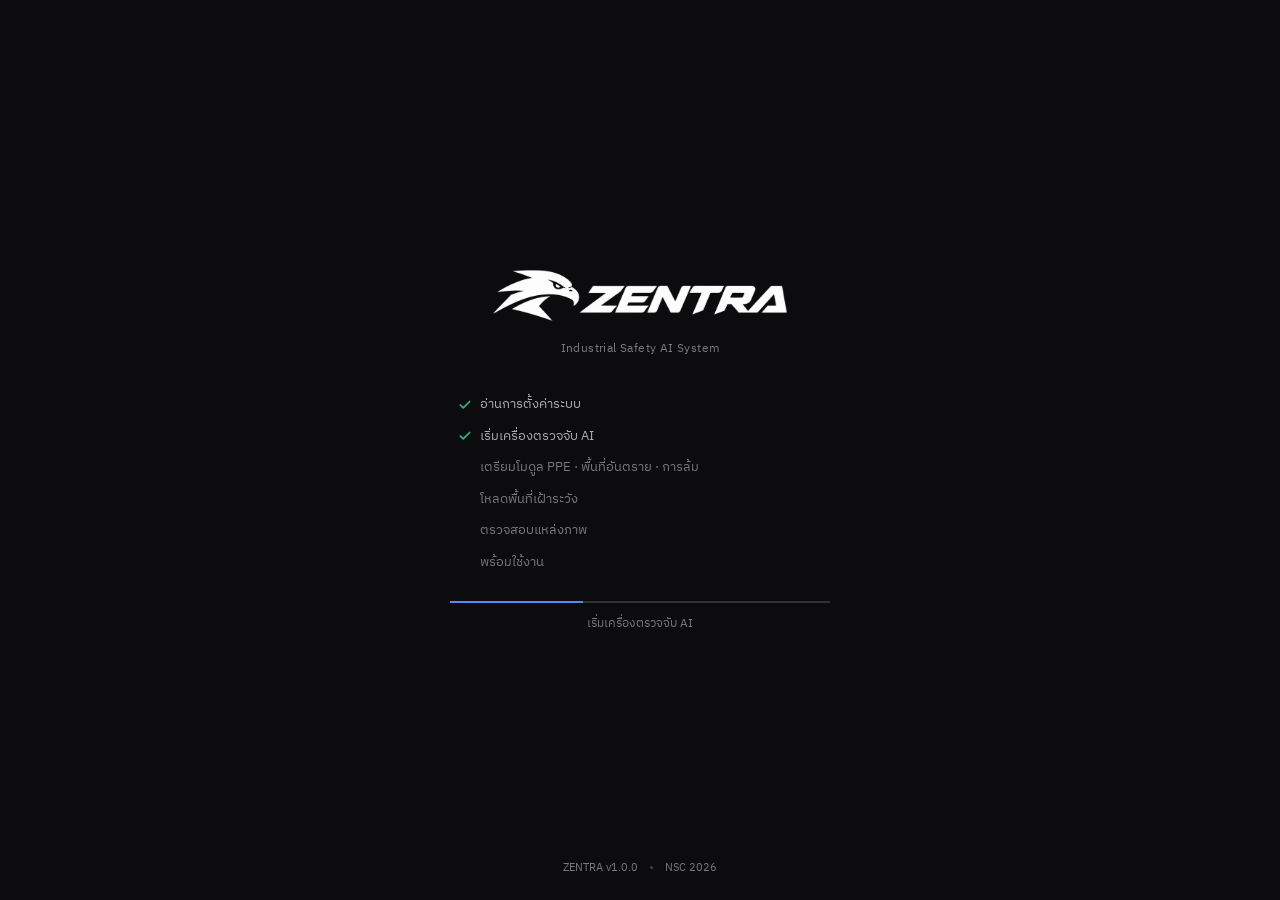
<file: ui/index.html>
<!DOCTYPE html>
<html lang="th">
<head>
  <meta charset="UTF-8">
  <meta name="viewport" content="width=device-width, initial-scale=1.0">
  <title>ZENTRA Safety AI System</title>
  <link rel="stylesheet" href="/ui/assets/style.css">
</head>
<body>
  <div id="app"></div>
  <script src="/ui/assets/app.js"></script>
</body>
</html>
</file>
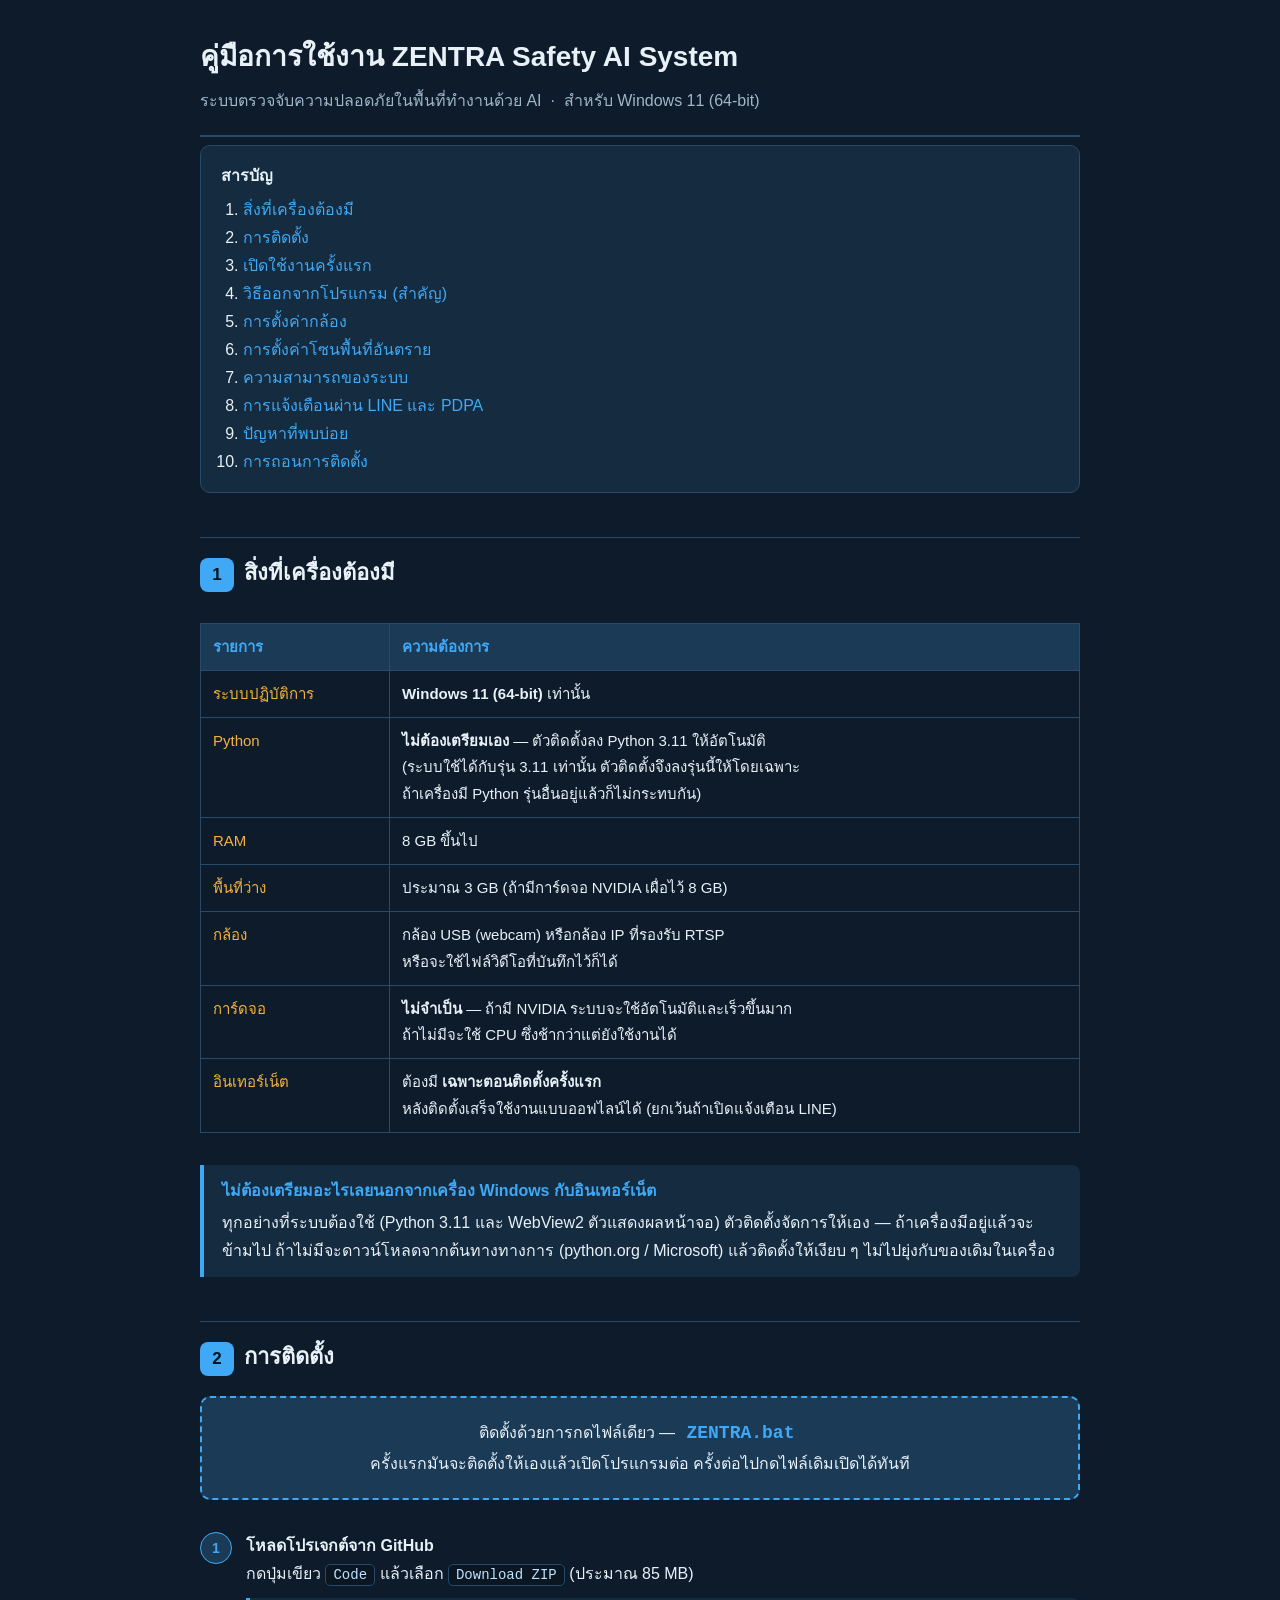
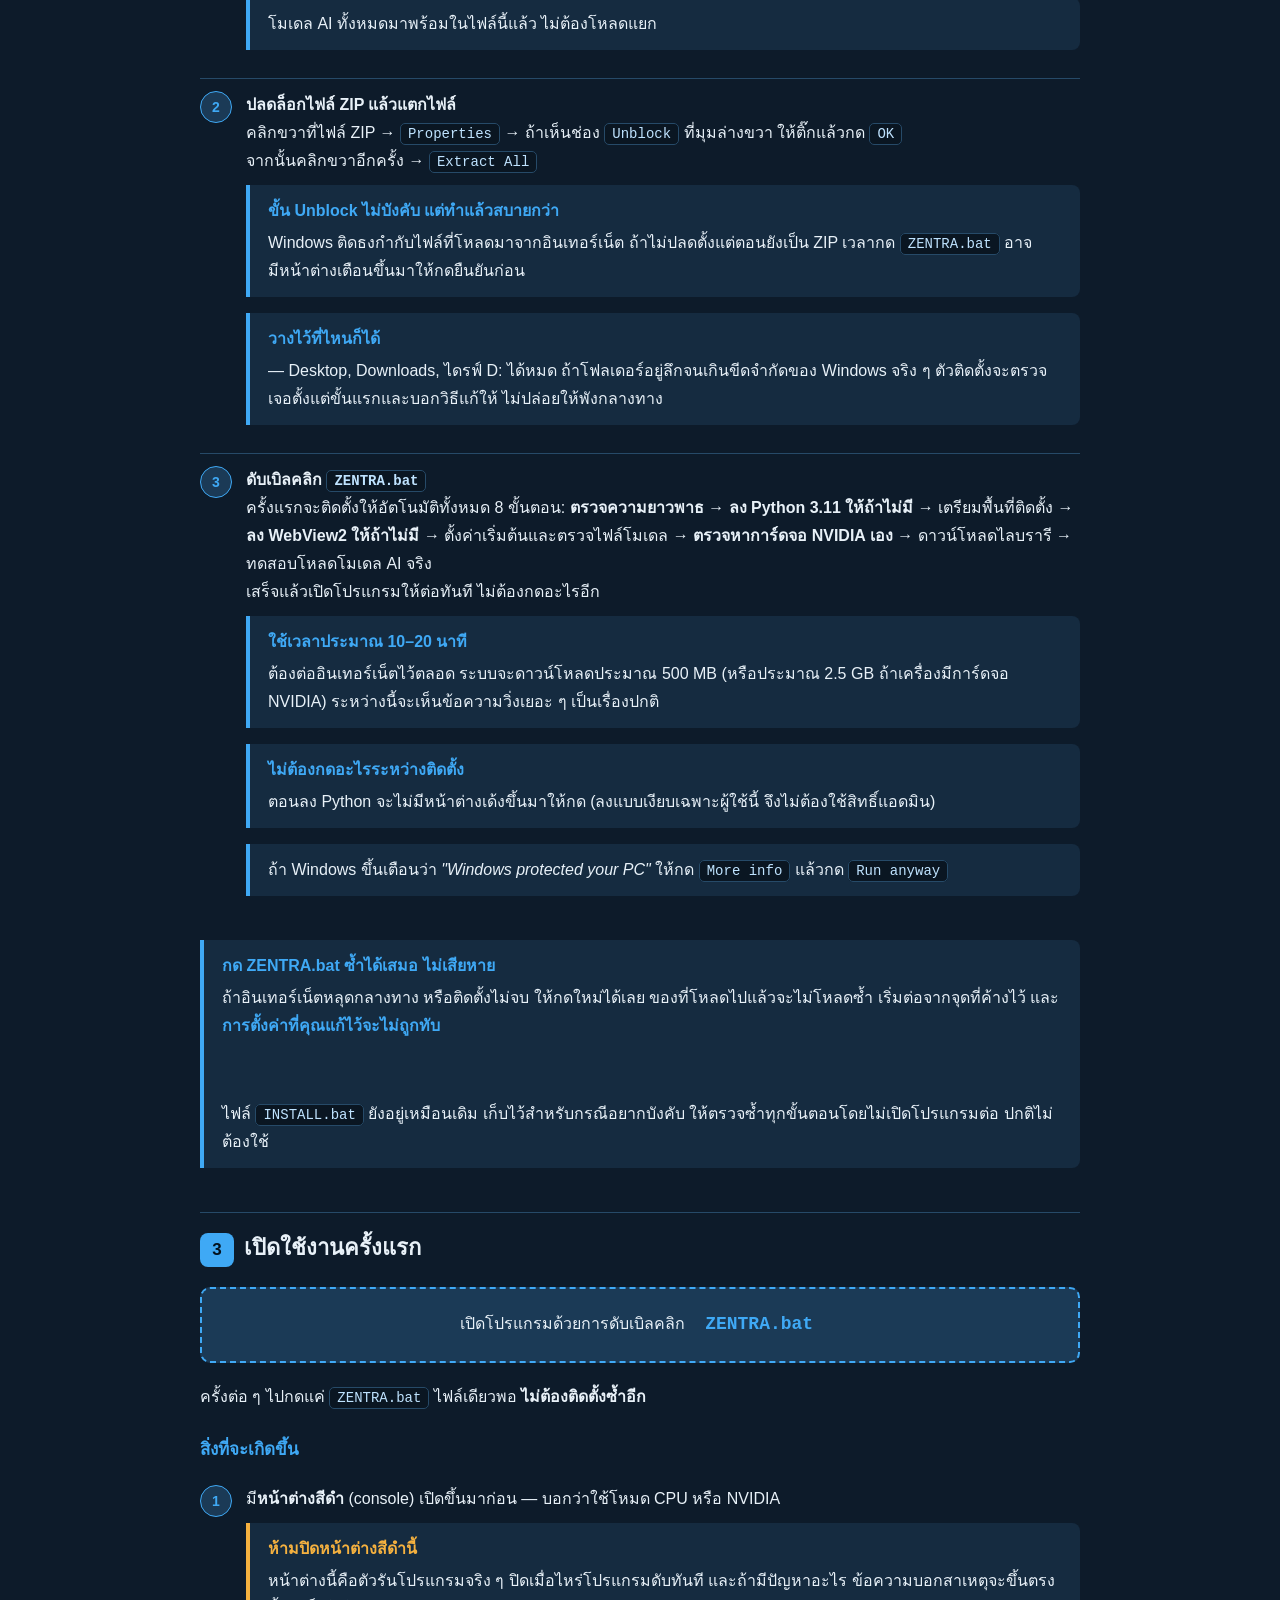
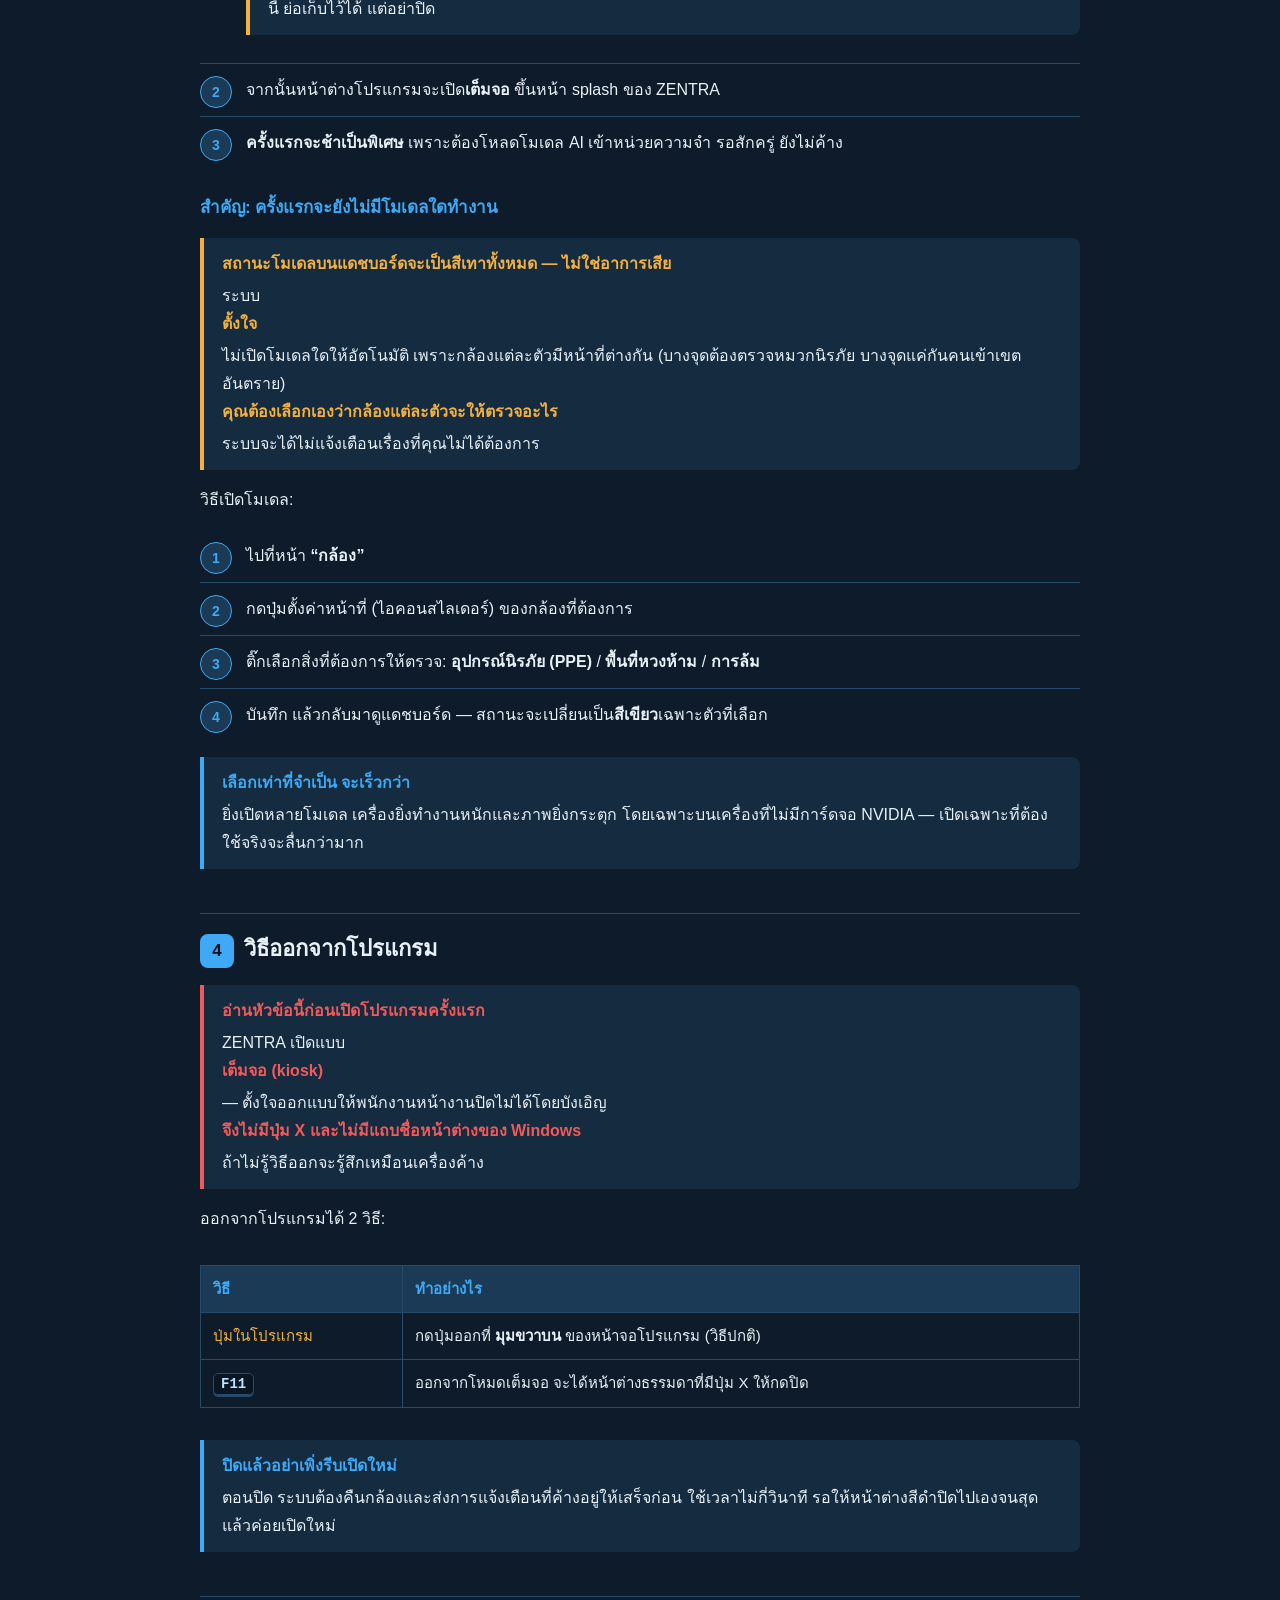
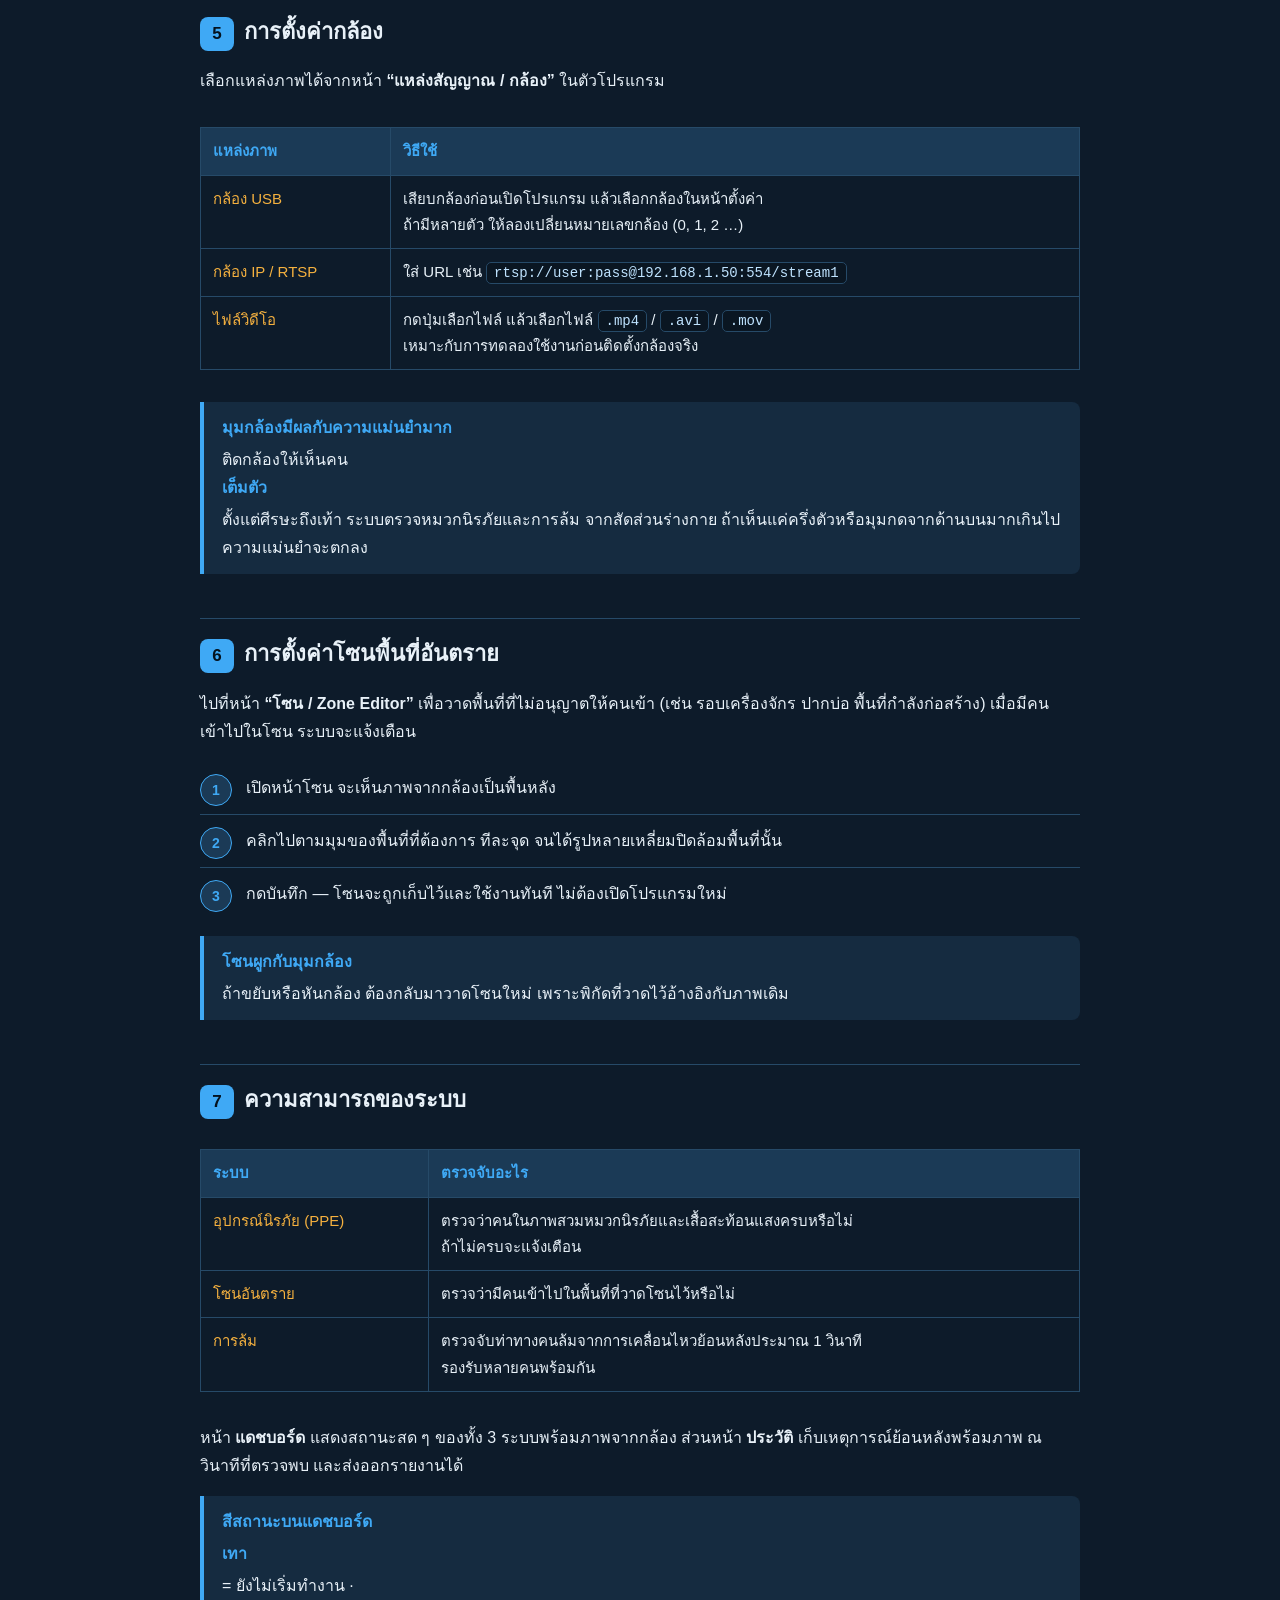
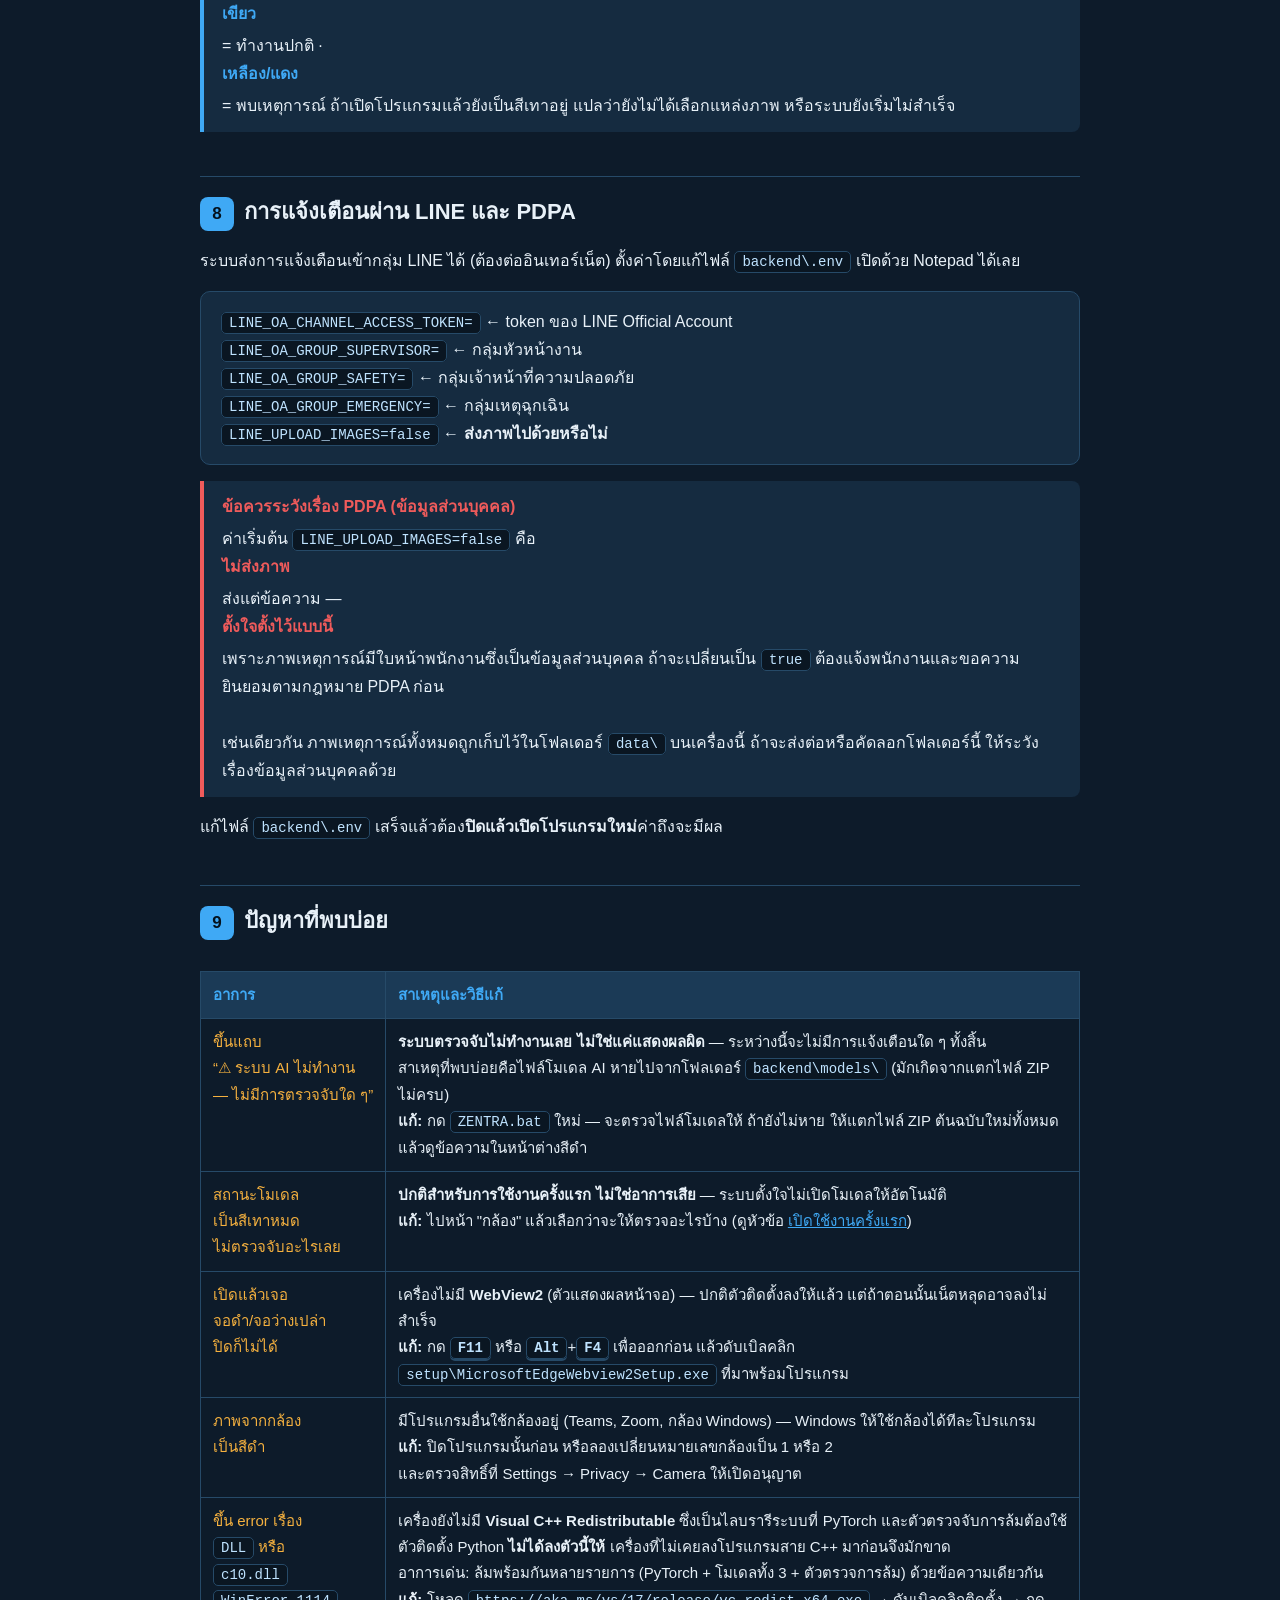
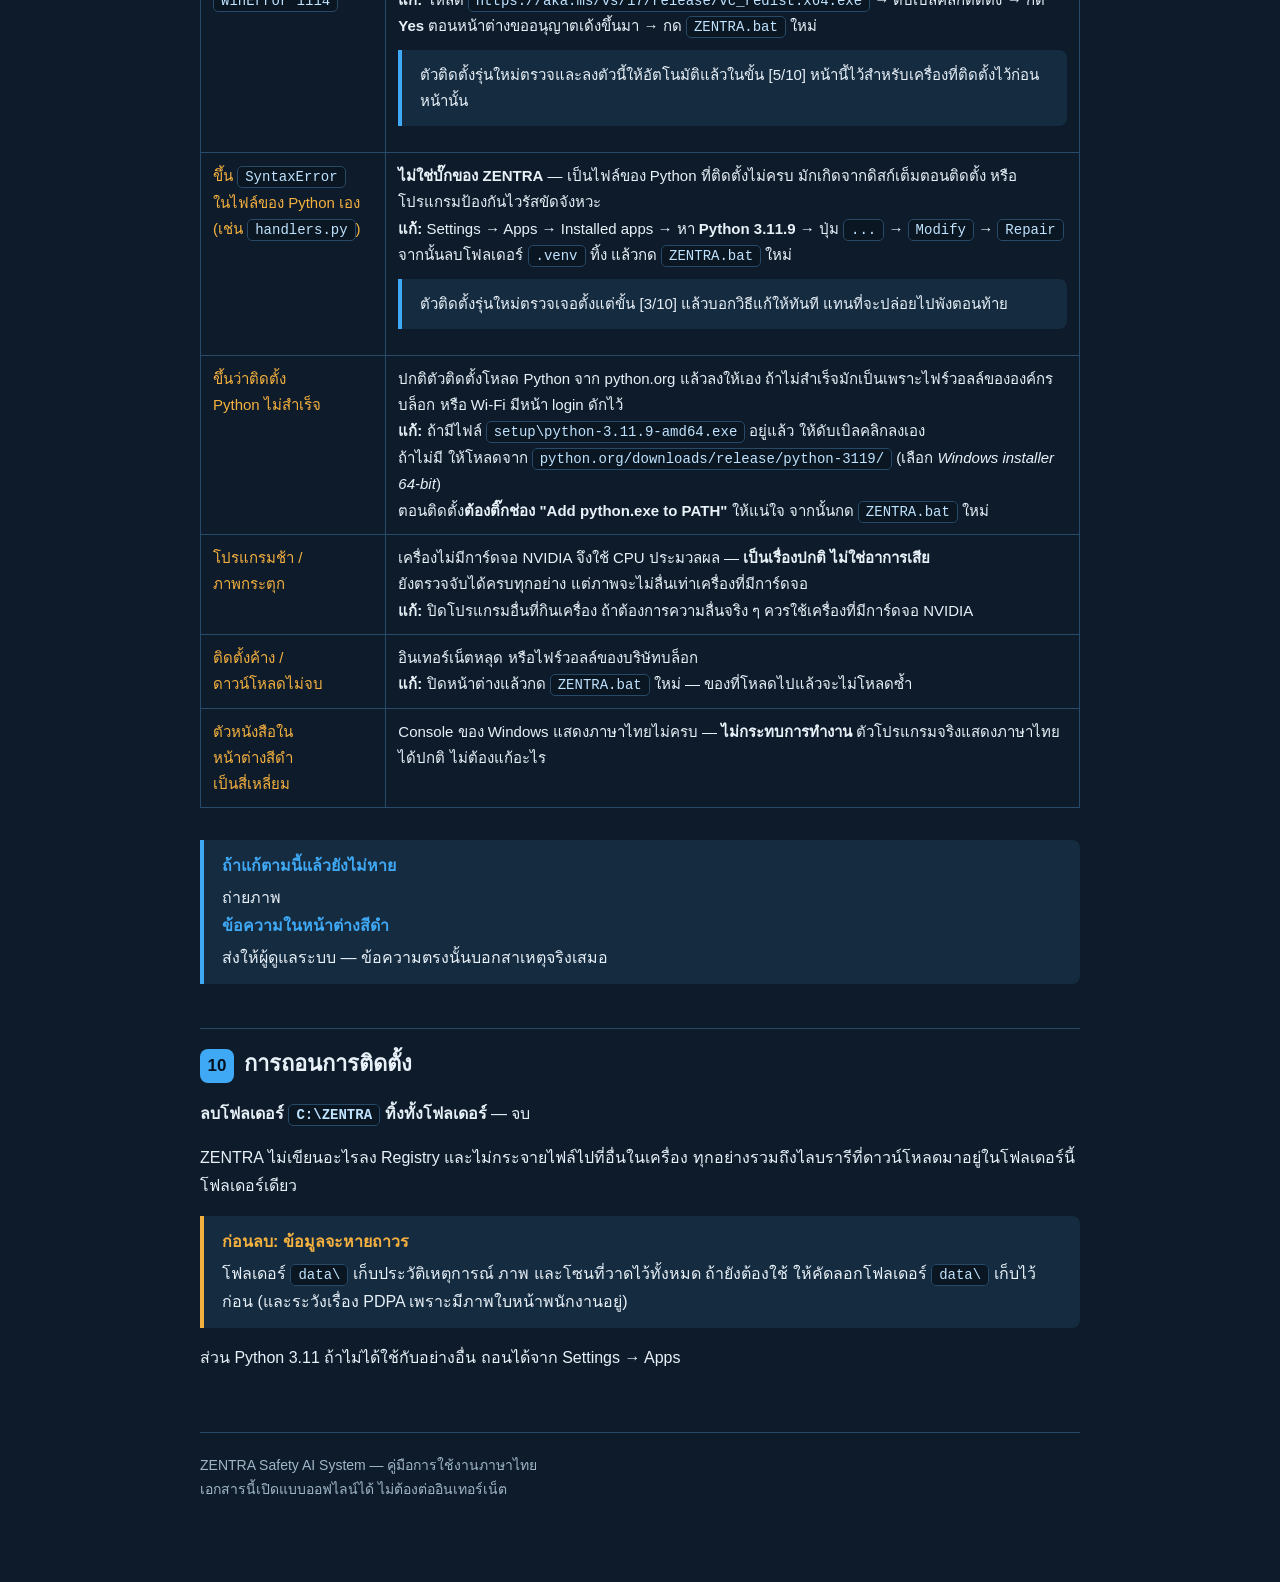
<file: MANUAL_TH.html>
<!doctype html>
<html lang="th">
<head>
<meta charset="utf-8">
<meta name="viewport" content="width=device-width, initial-scale=1">
<title>คู่มือการใช้งาน ZENTRA Safety AI System</title>
<style>
  /* self-contained ทั้งหมด: ไม่มี font/css/js จากภายนอกเลย
     เพราะเครื่องปลายทางอาจไม่มีอินเทอร์เน็ต */
  :root{
    --bg:#0d1b2a; --panel:#152b40; --panel2:#1b3a56;
    --line:#264a68; --text:#e8f1f8; --muted:#9fb6c9;
    --accent:#3fa9f5; --ok:#35c07f; --warn:#f5b13f; --danger:#ef5b5b;
  }
  *{box-sizing:border-box}
  body{
    margin:0; background:var(--bg); color:var(--text);
    font-family:"Kanit","Leelawadee UI","Segoe UI",Tahoma,sans-serif;
    line-height:1.75; font-size:16px;
  }
  .wrap{max-width:920px; margin:0 auto; padding:32px 20px 80px}
  header{
    border-bottom:2px solid var(--line); padding-bottom:20px; margin-bottom:8px;
  }
  h1{font-size:28px; margin:0 0 6px}
  .sub{color:var(--muted); margin:0}
  h2{
    font-size:22px; margin:44px 0 14px; padding-top:16px;
    border-top:1px solid var(--line);
  }
  h2 .num{
    display:inline-block; min-width:34px; height:34px; line-height:34px;
    text-align:center; background:var(--accent); color:#04121e;
    border-radius:8px; font-weight:700; margin-right:10px; font-size:17px;
  }
  h3{font-size:17px; margin:24px 0 8px; color:var(--accent)}
  p,li{color:var(--text)}
  code,kbd{
    background:#0a1622; border:1px solid var(--line); border-radius:5px;
    padding:2px 7px; font-family:Consolas,"Courier New",monospace; font-size:14px;
    color:#bfe3ff;
  }
  kbd{box-shadow:0 2px 0 var(--line); font-weight:600}
  .card{
    background:var(--panel); border:1px solid var(--line);
    border-radius:10px; padding:16px 20px; margin:16px 0;
  }
  .steps{counter-reset:s; list-style:none; padding:0; margin:0}
  .steps>li{
    counter-increment:s; position:relative; padding:12px 0 12px 46px;
    border-bottom:1px solid var(--line);
  }
  .steps>li:last-child{border-bottom:none}
  .steps>li::before{
    content:counter(s); position:absolute; left:0; top:12px;
    width:30px; height:30px; line-height:30px; text-align:center;
    background:var(--panel2); border:1px solid var(--accent);
    color:var(--accent); border-radius:50%; font-weight:700; font-size:14px;
  }
  .note,.warn,.danger{
    border-left:4px solid; border-radius:0 8px 8px 0;
    padding:12px 18px; margin:16px 0; background:var(--panel);
  }
  .note{border-color:var(--accent)}
  .warn{border-color:var(--warn)}
  .danger{border-color:var(--danger)}
  .note b,.warn b,.danger b{display:block; margin-bottom:4px}
  .note b{color:var(--accent)} .warn b{color:var(--warn)} .danger b{color:var(--danger)}
  table{border-collapse:collapse; width:100%; margin:16px 0; font-size:15px}
  th,td{border:1px solid var(--line); padding:10px 12px; text-align:left; vertical-align:top}
  th{background:var(--panel2); color:var(--accent); font-weight:600}
  td:first-child{white-space:nowrap; color:var(--warn)}
  .tablewrap{overflow-x:auto}
  .toc{background:var(--panel); border:1px solid var(--line); border-radius:10px; padding:16px 20px}
  .toc ol{margin:6px 0 0; padding-left:22px}
  .toc a{color:var(--accent); text-decoration:none}
  .toc a:hover{text-decoration:underline}
  .big{
    background:var(--panel2); border:2px dashed var(--accent);
    border-radius:10px; padding:20px; text-align:center; margin:20px 0;
  }
  .big code{font-size:18px; background:none; border:none; color:var(--accent); font-weight:700}
  footer{margin-top:60px; padding-top:20px; border-top:1px solid var(--line); color:var(--muted); font-size:14px}
  @media print{body{background:#fff;color:#000} .card,.toc,.note,.warn,.danger{background:#f5f5f5}}
</style>
</head>
<body>
<div class="wrap">

<header>
  <h1>คู่มือการใช้งาน ZENTRA Safety AI System</h1>
  <p class="sub">ระบบตรวจจับความปลอดภัยในพื้นที่ทำงานด้วย AI &nbsp;·&nbsp; สำหรับ Windows 11 (64-bit)</p>
</header>

<div class="toc">
  <b>สารบัญ</b>
  <ol>
    <li><a href="#req">สิ่งที่เครื่องต้องมี</a></li>
    <li><a href="#install">การติดตั้ง</a></li>
    <li><a href="#firstrun">เปิดใช้งานครั้งแรก</a></li>
    <li><a href="#exit">วิธีออกจากโปรแกรม (สำคัญ)</a></li>
    <li><a href="#camera">การตั้งค่ากล้อง</a></li>
    <li><a href="#zone">การตั้งค่าโซนพื้นที่อันตราย</a></li>
    <li><a href="#features">ความสามารถของระบบ</a></li>
    <li><a href="#line">การแจ้งเตือนผ่าน LINE และ PDPA</a></li>
    <li><a href="#trouble">ปัญหาที่พบบ่อย</a></li>
    <li><a href="#uninstall">การถอนการติดตั้ง</a></li>
  </ol>
</div>

<!-- ─────────────────────────────────────────────────────────── -->
<h2 id="req"><span class="num">1</span>สิ่งที่เครื่องต้องมี</h2>

<div class="tablewrap">
<table>
  <tr><th>รายการ</th><th>ความต้องการ</th></tr>
  <tr><td>ระบบปฏิบัติการ</td><td><b>Windows 11 (64-bit)</b> เท่านั้น</td></tr>
  <tr><td>Python</td><td><b>ไม่ต้องเตรียมเอง</b> — ตัวติดตั้งลง Python 3.11 ให้อัตโนมัติ<br>(ระบบใช้ได้กับรุ่น 3.11 เท่านั้น ตัวติดตั้งจึงลงรุ่นนี้ให้โดยเฉพาะ<br>ถ้าเครื่องมี Python รุ่นอื่นอยู่แล้วก็ไม่กระทบกัน)</td></tr>
  <tr><td>RAM</td><td>8 GB ขึ้นไป</td></tr>
  <tr><td>พื้นที่ว่าง</td><td>ประมาณ 3 GB (ถ้ามีการ์ดจอ NVIDIA เผื่อไว้ 8 GB)</td></tr>
  <tr><td>กล้อง</td><td>กล้อง USB (webcam) หรือกล้อง IP ที่รองรับ RTSP<br>หรือจะใช้ไฟล์วิดีโอที่บันทึกไว้ก็ได้</td></tr>
  <tr><td>การ์ดจอ</td><td><b>ไม่จำเป็น</b> — ถ้ามี NVIDIA ระบบจะใช้อัตโนมัติและเร็วขึ้นมาก<br>ถ้าไม่มีจะใช้ CPU ซึ่งช้ากว่าแต่ยังใช้งานได้</td></tr>
  <tr><td>อินเทอร์เน็ต</td><td>ต้องมี <b>เฉพาะตอนติดตั้งครั้งแรก</b><br>หลังติดตั้งเสร็จใช้งานแบบออฟไลน์ได้ (ยกเว้นถ้าเปิดแจ้งเตือน LINE)</td></tr>
</table>
</div>

<div class="note">
  <b>ไม่ต้องเตรียมอะไรเลยนอกจากเครื่อง Windows กับอินเทอร์เน็ต</b>
  ทุกอย่างที่ระบบต้องใช้ (Python 3.11 และ WebView2 ตัวแสดงผลหน้าจอ) ตัวติดตั้งจัดการให้เอง —
  ถ้าเครื่องมีอยู่แล้วจะข้ามไป ถ้าไม่มีจะดาวน์โหลดจากต้นทางทางการ (python.org / Microsoft)
  แล้วติดตั้งให้เงียบ ๆ ไม่ไปยุ่งกับของเดิมในเครื่อง
</div>

<!-- ─────────────────────────────────────────────────────────── -->
<h2 id="install"><span class="num">2</span>การติดตั้ง</h2>

<div class="big">
  ติดตั้งด้วยการกดไฟล์เดียว — <code>ZENTRA.bat</code><br>
  ครั้งแรกมันจะติดตั้งให้เองแล้วเปิดโปรแกรมต่อ ครั้งต่อไปกดไฟล์เดิมเปิดได้ทันที
</div>

<ol class="steps">
  <li>
    <b>โหลดโปรเจกต์จาก GitHub</b><br>
    กดปุ่มเขียว <code>Code</code> แล้วเลือก <code>Download ZIP</code> (ประมาณ 85 MB)
    <div class="note" style="margin-top:10px">
      โมเดล AI ทั้งหมดมาพร้อมในไฟล์นี้แล้ว ไม่ต้องโหลดแยก
    </div>
  </li>
  <li>
    <b>ปลดล็อกไฟล์ ZIP แล้วแตกไฟล์</b><br>
    คลิกขวาที่ไฟล์ ZIP → <code>Properties</code> → ถ้าเห็นช่อง <code>Unblock</code>
    ที่มุมล่างขวา ให้ติ๊กแล้วกด <code>OK</code><br>
    จากนั้นคลิกขวาอีกครั้ง → <code>Extract All</code>
    <div class="note" style="margin-top:10px">
      <b>ขั้น Unblock ไม่บังคับ แต่ทำแล้วสบายกว่า</b>
      Windows ติดธงกำกับไฟล์ที่โหลดมาจากอินเทอร์เน็ต ถ้าไม่ปลดตั้งแต่ตอนยังเป็น ZIP
      เวลากด <code>ZENTRA.bat</code> อาจมีหน้าต่างเตือนขึ้นมาให้กดยืนยันก่อน
    </div>
    <div class="note" style="margin-top:10px">
      <b>วางไว้ที่ไหนก็ได้</b> — Desktop, Downloads, ไดรฟ์ D: ได้หมด
      ถ้าโฟลเดอร์อยู่ลึกจนเกินขีดจำกัดของ Windows จริง ๆ
      ตัวติดตั้งจะตรวจเจอตั้งแต่ขั้นแรกและบอกวิธีแก้ให้ ไม่ปล่อยให้พังกลางทาง
    </div>
  </li>
  <li>
    <b>ดับเบิลคลิก <code>ZENTRA.bat</code></b><br>
    ครั้งแรกจะติดตั้งให้อัตโนมัติทั้งหมด 8 ขั้นตอน:
    <b>ตรวจความยาวพาธ</b> → <b>ลง Python 3.11 ให้ถ้าไม่มี</b> → เตรียมพื้นที่ติดตั้ง →
    <b>ลง WebView2 ให้ถ้าไม่มี</b> → ตั้งค่าเริ่มต้นและตรวจไฟล์โมเดล →
    <b>ตรวจหาการ์ดจอ NVIDIA เอง</b> → ดาวน์โหลดไลบรารี → ทดสอบโหลดโมเดล AI จริง<br>
    เสร็จแล้วเปิดโปรแกรมให้ต่อทันที ไม่ต้องกดอะไรอีก
    <div class="note" style="margin-top:10px">
      <b>ใช้เวลาประมาณ 10–20 นาที</b>
      ต้องต่ออินเทอร์เน็ตไว้ตลอด ระบบจะดาวน์โหลดประมาณ 500 MB
      (หรือประมาณ 2.5 GB ถ้าเครื่องมีการ์ดจอ NVIDIA)
      ระหว่างนี้จะเห็นข้อความวิ่งเยอะ ๆ เป็นเรื่องปกติ
    </div>
    <div class="note" style="margin-top:10px">
      <b>ไม่ต้องกดอะไรระหว่างติดตั้ง</b>
      ตอนลง Python จะไม่มีหน้าต่างเด้งขึ้นมาให้กด (ลงแบบเงียบเฉพาะผู้ใช้นี้
      จึงไม่ต้องใช้สิทธิ์แอดมิน)
    </div>
    <div class="note" style="margin-top:10px">
      ถ้า Windows ขึ้นเตือนว่า <i>"Windows protected your PC"</i>
      ให้กด <code>More info</code> แล้วกด <code>Run anyway</code>
    </div>
  </li>
</ol>

<div class="note">
  <b>กด ZENTRA.bat ซ้ำได้เสมอ ไม่เสียหาย</b>
  ถ้าอินเทอร์เน็ตหลุดกลางทาง หรือติดตั้งไม่จบ ให้กดใหม่ได้เลย
  ของที่โหลดไปแล้วจะไม่โหลดซ้ำ เริ่มต่อจากจุดที่ค้างไว้
  และ <b>การตั้งค่าที่คุณแก้ไว้จะไม่ถูกทับ</b><br><br>
  ไฟล์ <code>INSTALL.bat</code> ยังอยู่เหมือนเดิม เก็บไว้สำหรับกรณีอยากบังคับ
  ให้ตรวจซ้ำทุกขั้นตอนโดยไม่เปิดโปรแกรมต่อ ปกติไม่ต้องใช้
</div>

<!-- ─────────────────────────────────────────────────────────── -->
<h2 id="firstrun"><span class="num">3</span>เปิดใช้งานครั้งแรก</h2>

<div class="big">
  เปิดโปรแกรมด้วยการดับเบิลคลิก &nbsp; <code>ZENTRA.bat</code>
</div>

<p>ครั้งต่อ ๆ ไปกดแค่ <code>ZENTRA.bat</code> ไฟล์เดียวพอ <b>ไม่ต้องติดตั้งซ้ำอีก</b></p>

<h3>สิ่งที่จะเกิดขึ้น</h3>
<ol class="steps">
  <li>มี<b>หน้าต่างสีดำ</b> (console) เปิดขึ้นมาก่อน — บอกว่าใช้โหมด CPU หรือ NVIDIA
    <div class="warn" style="margin-top:10px">
      <b>ห้ามปิดหน้าต่างสีดำนี้</b>
      หน้าต่างนี้คือตัวรันโปรแกรมจริง ๆ ปิดเมื่อไหร่โปรแกรมดับทันที
      และถ้ามีปัญหาอะไร ข้อความบอกสาเหตุจะขึ้นตรงนี้ ย่อเก็บไว้ได้ แต่อย่าปิด
    </div>
  </li>
  <li>จากนั้นหน้าต่างโปรแกรมจะเปิด<b>เต็มจอ</b> ขึ้นหน้า splash ของ ZENTRA</li>
  <li><b>ครั้งแรกจะช้าเป็นพิเศษ</b> เพราะต้องโหลดโมเดล AI เข้าหน่วยความจำ รอสักครู่ ยังไม่ค้าง</li>
</ol>

<h3>สำคัญ: ครั้งแรกจะยังไม่มีโมเดลใดทำงาน</h3>

<div class="warn">
  <b>สถานะโมเดลบนแดชบอร์ดจะเป็นสีเทาทั้งหมด — ไม่ใช่อาการเสีย</b>
  ระบบ<b>ตั้งใจ</b>ไม่เปิดโมเดลใดให้อัตโนมัติ เพราะกล้องแต่ละตัวมีหน้าที่ต่างกัน
  (บางจุดต้องตรวจหมวกนิรภัย บางจุดแค่กันคนเข้าเขตอันตราย)
  <b>คุณต้องเลือกเองว่ากล้องแต่ละตัวจะให้ตรวจอะไร</b> ระบบจะได้ไม่แจ้งเตือนเรื่องที่คุณไม่ได้ต้องการ
</div>

<p>วิธีเปิดโมเดล:</p>
<ol class="steps">
  <li>ไปที่หน้า <b>“กล้อง”</b></li>
  <li>กดปุ่มตั้งค่าหน้าที่ (ไอคอนสไลเดอร์) ของกล้องที่ต้องการ</li>
  <li>ติ๊กเลือกสิ่งที่ต้องการให้ตรวจ: <b>อุปกรณ์นิรภัย (PPE)</b> / <b>พื้นที่หวงห้าม</b> / <b>การล้ม</b></li>
  <li>บันทึก แล้วกลับมาดูแดชบอร์ด — สถานะจะเปลี่ยนเป็น<b>สีเขียว</b>เฉพาะตัวที่เลือก</li>
</ol>

<div class="note">
  <b>เลือกเท่าที่จำเป็น จะเร็วกว่า</b>
  ยิ่งเปิดหลายโมเดล เครื่องยิ่งทำงานหนักและภาพยิ่งกระตุก
  โดยเฉพาะบนเครื่องที่ไม่มีการ์ดจอ NVIDIA — เปิดเฉพาะที่ต้องใช้จริงจะลื่นกว่ามาก
</div>

<!-- ─────────────────────────────────────────────────────────── -->
<h2 id="exit"><span class="num">4</span>วิธีออกจากโปรแกรม</h2>

<div class="danger">
  <b>อ่านหัวข้อนี้ก่อนเปิดโปรแกรมครั้งแรก</b>
  ZENTRA เปิดแบบ<b>เต็มจอ (kiosk)</b> — ตั้งใจออกแบบให้พนักงานหน้างานปิดไม่ได้โดยบังเอิญ
  <b>จึงไม่มีปุ่ม X และไม่มีแถบชื่อหน้าต่างของ Windows</b> ถ้าไม่รู้วิธีออกจะรู้สึกเหมือนเครื่องค้าง
</div>

<p>ออกจากโปรแกรมได้ 2 วิธี:</p>
<div class="tablewrap">
<table>
  <tr><th>วิธี</th><th>ทำอย่างไร</th></tr>
  <tr><td>ปุ่มในโปรแกรม</td><td>กดปุ่มออกที่ <b>มุมขวาบน</b> ของหน้าจอโปรแกรม (วิธีปกติ)</td></tr>
  <tr><td><kbd>F11</kbd></td><td>ออกจากโหมดเต็มจอ จะได้หน้าต่างธรรมดาที่มีปุ่ม X ให้กดปิด</td></tr>
</table>
</div>

<div class="note">
  <b>ปิดแล้วอย่าเพิ่งรีบเปิดใหม่</b>
  ตอนปิด ระบบต้องคืนกล้องและส่งการแจ้งเตือนที่ค้างอยู่ให้เสร็จก่อน ใช้เวลาไม่กี่วินาที
  รอให้หน้าต่างสีดำปิดไปเองจนสุด แล้วค่อยเปิดใหม่
</div>

<!-- ─────────────────────────────────────────────────────────── -->
<h2 id="camera"><span class="num">5</span>การตั้งค่ากล้อง</h2>

<p>เลือกแหล่งภาพได้จากหน้า <b>“แหล่งสัญญาณ / กล้อง”</b> ในตัวโปรแกรม</p>

<div class="tablewrap">
<table>
  <tr><th>แหล่งภาพ</th><th>วิธีใช้</th></tr>
  <tr><td>กล้อง USB</td><td>เสียบกล้องก่อนเปิดโปรแกรม แล้วเลือกกล้องในหน้าตั้งค่า<br>ถ้ามีหลายตัว ให้ลองเปลี่ยนหมายเลขกล้อง (0, 1, 2 …)</td></tr>
  <tr><td>กล้อง IP / RTSP</td><td>ใส่ URL เช่น <code>rtsp://user:pass@192.168.1.50:554/stream1</code></td></tr>
  <tr><td>ไฟล์วิดีโอ</td><td>กดปุ่มเลือกไฟล์ แล้วเลือกไฟล์ <code>.mp4</code> / <code>.avi</code> / <code>.mov</code><br>เหมาะกับการทดลองใช้งานก่อนติดตั้งกล้องจริง</td></tr>
</table>
</div>

<div class="note">
  <b>มุมกล้องมีผลกับความแม่นยำมาก</b>
  ติดกล้องให้เห็นคน<b>เต็มตัว</b> ตั้งแต่ศีรษะถึงเท้า ระบบตรวจหมวกนิรภัยและการล้ม
  จากสัดส่วนร่างกาย ถ้าเห็นแค่ครึ่งตัวหรือมุมกดจากด้านบนมากเกินไป ความแม่นยำจะตกลง
</div>

<!-- ─────────────────────────────────────────────────────────── -->
<h2 id="zone"><span class="num">6</span>การตั้งค่าโซนพื้นที่อันตราย</h2>

<p>ไปที่หน้า <b>“โซน / Zone Editor”</b> เพื่อวาดพื้นที่ที่ไม่อนุญาตให้คนเข้า
(เช่น รอบเครื่องจักร ปากบ่อ พื้นที่กำลังก่อสร้าง) เมื่อมีคนเข้าไปในโซน ระบบจะแจ้งเตือน</p>

<ol class="steps">
  <li>เปิดหน้าโซน จะเห็นภาพจากกล้องเป็นพื้นหลัง</li>
  <li>คลิกไปตามมุมของพื้นที่ที่ต้องการ ทีละจุด จนได้รูปหลายเหลี่ยมปิดล้อมพื้นที่นั้น</li>
  <li>กดบันทึก — โซนจะถูกเก็บไว้และใช้งานทันที ไม่ต้องเปิดโปรแกรมใหม่</li>
</ol>

<div class="note">
  <b>โซนผูกกับมุมกล้อง</b>
  ถ้าขยับหรือหันกล้อง ต้องกลับมาวาดโซนใหม่ เพราะพิกัดที่วาดไว้อ้างอิงกับภาพเดิม
</div>

<!-- ─────────────────────────────────────────────────────────── -->
<h2 id="features"><span class="num">7</span>ความสามารถของระบบ</h2>

<div class="tablewrap">
<table>
  <tr><th>ระบบ</th><th>ตรวจจับอะไร</th></tr>
  <tr><td>อุปกรณ์นิรภัย (PPE)</td><td>ตรวจว่าคนในภาพสวมหมวกนิรภัยและเสื้อสะท้อนแสงครบหรือไม่<br>ถ้าไม่ครบจะแจ้งเตือน</td></tr>
  <tr><td>โซนอันตราย</td><td>ตรวจว่ามีคนเข้าไปในพื้นที่ที่วาดโซนไว้หรือไม่</td></tr>
  <tr><td>การล้ม</td><td>ตรวจจับท่าทางคนล้มจากการเคลื่อนไหวย้อนหลังประมาณ 1 วินาที<br>รองรับหลายคนพร้อมกัน</td></tr>
</table>
</div>

<p>หน้า <b>แดชบอร์ด</b> แสดงสถานะสด ๆ ของทั้ง 3 ระบบพร้อมภาพจากกล้อง
ส่วนหน้า <b>ประวัติ</b> เก็บเหตุการณ์ย้อนหลังพร้อมภาพ ณ วินาทีที่ตรวจพบ และส่งออกรายงานได้</p>

<div class="note">
  <b>สีสถานะบนแดชบอร์ด</b>
  <b>เทา</b> = ยังไม่เริ่มทำงาน · <b>เขียว</b> = ทำงานปกติ · <b>เหลือง/แดง</b> = พบเหตุการณ์
  ถ้าเปิดโปรแกรมแล้วยังเป็นสีเทาอยู่ แปลว่ายังไม่ได้เลือกแหล่งภาพ หรือระบบยังเริ่มไม่สำเร็จ
</div>

<!-- ─────────────────────────────────────────────────────────── -->
<h2 id="line"><span class="num">8</span>การแจ้งเตือนผ่าน LINE และ PDPA</h2>

<p>ระบบส่งการแจ้งเตือนเข้ากลุ่ม LINE ได้ (ต้องต่ออินเทอร์เน็ต) ตั้งค่าโดยแก้ไฟล์
<code>backend\.env</code> เปิดด้วย Notepad ได้เลย</p>

<div class="card">
  <code>LINE_OA_CHANNEL_ACCESS_TOKEN=</code> ← token ของ LINE Official Account<br>
  <code>LINE_OA_GROUP_SUPERVISOR=</code> ← กลุ่มหัวหน้างาน<br>
  <code>LINE_OA_GROUP_SAFETY=</code> ← กลุ่มเจ้าหน้าที่ความปลอดภัย<br>
  <code>LINE_OA_GROUP_EMERGENCY=</code> ← กลุ่มเหตุฉุกเฉิน<br>
  <code>LINE_UPLOAD_IMAGES=false</code> ← <b>ส่งภาพไปด้วยหรือไม่</b>
</div>

<div class="danger">
  <b>ข้อควรระวังเรื่อง PDPA (ข้อมูลส่วนบุคคล)</b>
  ค่าเริ่มต้น <code>LINE_UPLOAD_IMAGES=false</code> คือ <b>ไม่ส่งภาพ</b> ส่งแต่ข้อความ —
  <b>ตั้งใจตั้งไว้แบบนี้</b> เพราะภาพเหตุการณ์มีใบหน้าพนักงานซึ่งเป็นข้อมูลส่วนบุคคล
  ถ้าจะเปลี่ยนเป็น <code>true</code> ต้องแจ้งพนักงานและขอความยินยอมตามกฎหมาย PDPA ก่อน
  <br><br>
  เช่นเดียวกัน ภาพเหตุการณ์ทั้งหมดถูกเก็บไว้ในโฟลเดอร์ <code>data\</code> บนเครื่องนี้
  ถ้าจะส่งต่อหรือคัดลอกโฟลเดอร์นี้ ให้ระวังเรื่องข้อมูลส่วนบุคคลด้วย
</div>

<p>แก้ไฟล์ <code>backend\.env</code> เสร็จแล้วต้อง<b>ปิดแล้วเปิดโปรแกรมใหม่</b>ค่าถึงจะมีผล</p>

<!-- ─────────────────────────────────────────────────────────── -->
<h2 id="trouble"><span class="num">9</span>ปัญหาที่พบบ่อย</h2>

<div class="tablewrap">
<table>
  <tr><th>อาการ</th><th>สาเหตุและวิธีแก้</th></tr>

  <tr>
    <td>ขึ้นแถบ<br>“⚠ ระบบ AI ไม่ทำงาน<br>— ไม่มีการตรวจจับใด ๆ”</td>
    <td>
      <b>ระบบตรวจจับไม่ทำงานเลย ไม่ใช่แค่แสดงผลผิด</b> — ระหว่างนี้จะไม่มีการแจ้งเตือนใด ๆ ทั้งสิ้น<br>
      สาเหตุที่พบบ่อยคือไฟล์โมเดล AI หายไปจากโฟลเดอร์ <code>backend\models\</code>
      (มักเกิดจากแตกไฟล์ ZIP ไม่ครบ)<br>
      <b>แก้:</b> กด <code>ZENTRA.bat</code> ใหม่ — จะตรวจไฟล์โมเดลให้
      ถ้ายังไม่หาย ให้แตกไฟล์ ZIP ต้นฉบับใหม่ทั้งหมด แล้วดูข้อความในหน้าต่างสีดำ
    </td>
  </tr>

  <tr>
    <td>สถานะโมเดล<br>เป็นสีเทาหมด<br>ไม่ตรวจจับอะไรเลย</td>
    <td>
      <b>ปกติสำหรับการใช้งานครั้งแรก ไม่ใช่อาการเสีย</b> — ระบบตั้งใจไม่เปิดโมเดลให้อัตโนมัติ<br>
      <b>แก้:</b> ไปหน้า "กล้อง" แล้วเลือกว่าจะให้ตรวจอะไรบ้าง
      (ดูหัวข้อ <a href="#firstrun" style="color:var(--accent)">เปิดใช้งานครั้งแรก</a>)
    </td>
  </tr>

  <tr>
    <td>เปิดแล้วเจอ<br>จอดำ/จอว่างเปล่า<br>ปิดก็ไม่ได้</td>
    <td>
      เครื่องไม่มี <b>WebView2</b> (ตัวแสดงผลหน้าจอ) — ปกติตัวติดตั้งลงให้แล้ว
      แต่ถ้าตอนนั้นเน็ตหลุดอาจลงไม่สำเร็จ<br>
      <b>แก้:</b> กด <kbd>F11</kbd> หรือ <kbd>Alt</kbd>+<kbd>F4</kbd> เพื่อออกก่อน
      แล้วดับเบิลคลิก <code>setup\MicrosoftEdgeWebview2Setup.exe</code> ที่มาพร้อมโปรแกรม
    </td>
  </tr>

  <tr>
    <td>ภาพจากกล้อง<br>เป็นสีดำ</td>
    <td>
      มีโปรแกรมอื่นใช้กล้องอยู่ (Teams, Zoom, กล้อง Windows) — Windows ให้ใช้กล้องได้ทีละโปรแกรม<br>
      <b>แก้:</b> ปิดโปรแกรมนั้นก่อน หรือลองเปลี่ยนหมายเลขกล้องเป็น 1 หรือ 2<br>
      และตรวจสิทธิ์ที่ Settings → Privacy → Camera ให้เปิดอนุญาต
    </td>
  </tr>

  <tr>
    <td>ขึ้น error เรื่อง<br><code>DLL</code> หรือ<br><code>c10.dll</code><br><code>WinError 1114</code></td>
    <td>
      เครื่องยังไม่มี <b>Visual C++ Redistributable</b> ซึ่งเป็นไลบรารีระบบที่
      PyTorch และตัวตรวจจับการล้มต้องใช้ ตัวติดตั้ง Python <b>ไม่ได้ลงตัวนี้ให้</b>
      เครื่องที่ไม่เคยลงโปรแกรมสาย C++ มาก่อนจึงมักขาด<br>
      อาการเด่น: ล้มพร้อมกันหลายรายการ (PyTorch + โมเดลทั้ง 3 + ตัวตรวจการล้ม)
      ด้วยข้อความเดียวกัน<br>
      <b>แก้:</b> โหลด <code>https://aka.ms/vs/17/release/vc_redist.x64.exe</code>
      → ดับเบิลคลิกติดตั้ง → กด <b>Yes</b> ตอนหน้าต่างขออนุญาตเด้งขึ้นมา
      → กด <code>ZENTRA.bat</code> ใหม่
      <div class="note" style="margin-top:10px">
        ตัวติดตั้งรุ่นใหม่ตรวจและลงตัวนี้ให้อัตโนมัติแล้วในขั้น [5/10]
        หน้านี้ไว้สำหรับเครื่องที่ติดตั้งไว้ก่อนหน้านั้น
      </div>
    </td>
  </tr>

  <tr>
    <td>ขึ้น <code>SyntaxError</code><br>ในไฟล์ของ Python เอง<br>(เช่น <code>handlers.py</code>)</td>
    <td>
      <b>ไม่ใช่บั๊กของ ZENTRA</b> — เป็นไฟล์ของ Python ที่ติดตั้งไม่ครบ
      มักเกิดจากดิสก์เต็มตอนติดตั้ง หรือโปรแกรมป้องกันไวรัสขัดจังหวะ<br>
      <b>แก้:</b> Settings → Apps → Installed apps → หา <b>Python 3.11.9</b>
      → ปุ่ม <code>...</code> → <code>Modify</code> → <code>Repair</code><br>
      จากนั้นลบโฟลเดอร์ <code>.venv</code> ทิ้ง แล้วกด <code>ZENTRA.bat</code> ใหม่
      <div class="note" style="margin-top:10px">
        ตัวติดตั้งรุ่นใหม่ตรวจเจอตั้งแต่ขั้น [3/10] แล้วบอกวิธีแก้ให้ทันที
        แทนที่จะปล่อยไปพังตอนท้าย
      </div>
    </td>
  </tr>

  <tr>
    <td>ขึ้นว่าติดตั้ง<br>Python ไม่สำเร็จ</td>
    <td>
      ปกติตัวติดตั้งโหลด Python จาก python.org แล้วลงให้เอง
      ถ้าไม่สำเร็จมักเป็นเพราะไฟร์วอลล์ขององค์กรบล็อก หรือ Wi-Fi มีหน้า login ดักไว้<br>
      <b>แก้:</b> ถ้ามีไฟล์ <code>setup\python-3.11.9-amd64.exe</code> อยู่แล้ว ให้ดับเบิลคลิกลงเอง<br>
      ถ้าไม่มี ให้โหลดจาก <code>python.org/downloads/release/python-3119/</code>
      (เลือก <i>Windows installer 64-bit</i>)<br>
      ตอนติดตั้ง<b>ต้องติ๊กช่อง "Add python.exe to PATH"</b> ให้แน่ใจ
      จากนั้นกด <code>ZENTRA.bat</code> ใหม่
    </td>
  </tr>

  <tr>
    <td>โปรแกรมช้า /<br>ภาพกระตุก</td>
    <td>
      เครื่องไม่มีการ์ดจอ NVIDIA จึงใช้ CPU ประมวลผล — <b>เป็นเรื่องปกติ ไม่ใช่อาการเสีย</b><br>
      ยังตรวจจับได้ครบทุกอย่าง แต่ภาพจะไม่ลื่นเท่าเครื่องที่มีการ์ดจอ<br>
      <b>แก้:</b> ปิดโปรแกรมอื่นที่กินเครื่อง ถ้าต้องการความลื่นจริง ๆ ควรใช้เครื่องที่มีการ์ดจอ NVIDIA
    </td>
  </tr>

  <tr>
    <td>ติดตั้งค้าง /<br>ดาวน์โหลดไม่จบ</td>
    <td>
      อินเทอร์เน็ตหลุด หรือไฟร์วอลล์ของบริษัทบล็อก<br>
      <b>แก้:</b> ปิดหน้าต่างแล้วกด <code>ZENTRA.bat</code> ใหม่ — ของที่โหลดไปแล้วจะไม่โหลดซ้ำ
    </td>
  </tr>

  <tr>
    <td>ตัวหนังสือใน<br>หน้าต่างสีดำ<br>เป็นสี่เหลี่ยม</td>
    <td>
      Console ของ Windows แสดงภาษาไทยไม่ครบ — <b>ไม่กระทบการทำงาน</b>
      ตัวโปรแกรมจริงแสดงภาษาไทยได้ปกติ ไม่ต้องแก้อะไร
    </td>
  </tr>
</table>
</div>

<div class="note">
  <b>ถ้าแก้ตามนี้แล้วยังไม่หาย</b>
  ถ่ายภาพ<b>ข้อความในหน้าต่างสีดำ</b> ส่งให้ผู้ดูแลระบบ — ข้อความตรงนั้นบอกสาเหตุจริงเสมอ
</div>

<!-- ─────────────────────────────────────────────────────────── -->
<h2 id="uninstall"><span class="num">10</span>การถอนการติดตั้ง</h2>

<p><b>ลบโฟลเดอร์ <code>C:\ZENTRA</code> ทิ้งทั้งโฟลเดอร์</b> — จบ</p>
<p>ZENTRA ไม่เขียนอะไรลง Registry และไม่กระจายไฟล์ไปที่อื่นในเครื่อง
ทุกอย่างรวมถึงไลบรารีที่ดาวน์โหลดมาอยู่ในโฟลเดอร์นี้โฟลเดอร์เดียว</p>

<div class="warn">
  <b>ก่อนลบ: ข้อมูลจะหายถาวร</b>
  โฟลเดอร์ <code>data\</code> เก็บประวัติเหตุการณ์ ภาพ และโซนที่วาดไว้ทั้งหมด
  ถ้ายังต้องใช้ ให้คัดลอกโฟลเดอร์ <code>data\</code> เก็บไว้ก่อน
  (และระวังเรื่อง PDPA เพราะมีภาพใบหน้าพนักงานอยู่)
</div>

<p>ส่วน Python 3.11 ถ้าไม่ได้ใช้กับอย่างอื่น ถอนได้จาก Settings → Apps</p>

<footer>
  ZENTRA Safety AI System — คู่มือการใช้งานภาษาไทย<br>
  เอกสารนี้เปิดแบบออฟไลน์ได้ ไม่ต้องต่ออินเทอร์เน็ต
</footer>

</div>
</body>
</html>
</file>
<file: ui/assets/style.css>
/* ═══════════════════════════════════════════════
   ZENTRA — Global Design System
   Color palette matched to storyboard screenshots
   ═══════════════════════════════════════════════ */

/* IBM Plex Sans Thai is bundled locally (ui/assets/fonts/plex-thai/) so the UI renders
   in the right font even offline. Previously it loaded from the Google Fonts CDN,
   which fell back to a system sans-serif whenever the network was down. */
@import url('/ui/assets/fonts/plex-thai.css');

/* ═══════════════════════════════════════════════════════════════
   DESIGN TOKENS — dark, enterprise (UniFi structure × iVMS density)
   ═══════════════════════════════════════════════════════════════
   Three layers, in this order:
     1. primitive  raw values, named by what they ARE
     2. semantic   named by what they MEAN — this is what components use
     3. component  fixed sizes, plus aliases for the original variable
                   names so the 1,600 lines of CSS written against them
                   (and every inline style using var()) re-skin for free

   Every text/surface pair below was checked against WCAG 4.5:1. The
   previous palette failed four of them — --text-muted on a card came
   out at 2.57:1, and that is the colour used for the small explanatory
   line under most controls in the app. The values here measure 3.75:1
   at worst (reserved for large text and icons) and >= 4.5:1 elsewhere,
   with body text at 14.0-16.9:1.

   No glows. A halo around a status dot reads as a game HUD; control
   software states things plainly and saves colour for what is wrong.
   ═══════════════════════════════════════════════════════════════ */
:root {
  /* ── 1. Primitives ──────────────────────────────── */
  /* Near-neutral greys. The earlier ramp carried a blue cast that grew with
     lightness (+6 at the base, +28 at the tertiary text), which read as a
     tinted UI rather than a quiet one. These sit at +2 blue — enough that the
     screen is not a dead flat grey, little enough that the only colour on it
     is the colour that means something. Each step keeps the luminance of the
     value it replaced (within 0.3%), so every contrast ratio is unchanged. */
  --ink-950:    #0C0C0E;   /* app base            */
  --ink-900:    #101012;   /* rails, chrome       */
  --ink-880:    #131315;   /* inputs (inset)      */
  --ink-850:    #171719;   /* panels, cards       */
  --ink-800:    #202022;   /* raised / hover      */
  --ink-750:    #232325;   /* hairline            */
  --ink-700:    #323234;   /* visible border      */
  --ink-600:    #424244;   /* strong border       */

  --paper-100:  #EFEFF1;   /* primary text        */
  --paper-300:  #AEAEB0;   /* secondary text      */
  --paper-500:  #79797B;   /* tertiary text       */

  --blue-500:   #4C8DF6;
  --blue-600:   #2F6FD8;
  --emerald-500:#2FB67C;
  --amber-500:  #E0A32E;
  --orange-500: #E08A3C;
  --rose-500:   #F0544F;

  /* ── 2. Semantic ────────────────────────────────── */
  --surface-base:    var(--ink-950);
  --surface-chrome:  var(--ink-900);
  --surface-raised:  var(--ink-850);
  --surface-overlay: var(--ink-800);
  --surface-sunken:  var(--ink-880);
  --surface-video:   #060607;

  --border-subtle:   var(--ink-750);
  --border-default:  var(--ink-700);
  --border-strong:   var(--ink-600);

  --text-primary:    var(--paper-100);
  --text-secondary:  var(--paper-300);
  --text-tertiary:   var(--paper-500);

  --status-info:     var(--blue-500);
  --status-ok:       var(--emerald-500);
  --status-warn:     var(--amber-500);
  --status-alarm:    var(--rose-500);

  /* ── 3a. Scales ─────────────────────────────────── */
  /* Spacing is a strict 4px grid. The old sheet mixed 7/9/13/14px with
     no system, which is why nothing lined up across screens. */
  --sp-1: 4px;  --sp-2: 8px;   --sp-3: 12px; --sp-4: 16px;
  --sp-5: 20px; --sp-6: 24px;  --sp-8: 32px; --sp-10: 40px;

  /* Six sizes, no half-pixels. The old sheet used 11.5 / 12.5 / 13.5px. */
  --fs-xs: 11px; --fs-sm: 12px; --fs-md: 13px;
  --fs-lg: 15px; --fs-xl: 18px; --fs-2xl: 24px;

  --fw-normal: 400; --fw-medium: 500; --fw-bold: 700;

  /* ── 3b. Component ──────────────────────────────── */
  --font:         'IBM Plex Sans Thai', 'Segoe UI', system-ui, sans-serif;
  --r-sm:         4px;
  --r:            5px;     /* was 8px — enterprise chrome is tighter */
  --r-lg:         6px;     /* was 12px                                */
  --r-pill:       999px;

  --nav-h:        48px;    /* was 56px                                */
  --rail-w:       56px;    /* icon rail  (Phase 3)                    */
  --navpanel-w:   180px;   /* labelled menu panel (Phase 3)           */
  --sidebar-w:    56px;    /* legacy alias — kept in step with rail-w  */
  --right-w:      300px;
  --topbar-h:     52px;

  /* Structure comes from borders; shadow only lifts true overlays. */
  --shadow-sm:    0 1px 1px rgba(0, 0, 0, 0.30);
  --shadow:       0 1px 2px rgba(0, 0, 0, 0.35);
  --shadow-md:    0 8px 24px rgba(0, 0, 0, 0.50);

}

/* ── 3c. Legacy aliases ───────────────────────────── */
/* Everything already written keeps working and picks up the new palette
   without being touched. Do not add new rules against these names — use
   the semantic tokens above.

   These MUST be declared on `body`, not on `:root`. A custom property is
   resolved in the scope where it is DECLARED, and the light theme is
   applied with body[data-theme="light"]. Declared on :root (= <html>,
   which never carries the attribute) every alias resolved against the
   DARK semantic tokens and froze that value, so in light mode the shell
   turned light — it uses the semantic tokens directly — while every
   screen built on the aliases stayed dark. Declaring them on body means
   they read whichever set of tokens body currently has. */
body {
  --bg:           var(--surface-base);
  --bg-panel:     var(--surface-raised);
  --bg-card:      var(--surface-raised);
  --bg-card-alt:  var(--surface-overlay);
  --bg-input:     var(--surface-sunken);
  --bg-sidebar:   var(--surface-chrome);
  --bg-hover:     rgba(255, 255, 255, 0.04);
  --bg-video:     var(--surface-video);

  --accent:       var(--status-info);
  --accent-dim:   rgba(76, 141, 246, 0.14);
  --accent-dark:  var(--blue-600);

  --green:        var(--status-ok);
  --red:          var(--status-alarm);
  --orange:       var(--orange-500);
  --yellow:       var(--status-warn);
  --emergency:    var(--status-alarm);
  --green-dim:    rgba(47, 182, 124, 0.14);
  --red-dim:      rgba(240, 84, 79, 0.14);
  /* Kept only so the two status-dot rules still resolve; they now read
     as a thin ring rather than a halo. */
  --green-glow:   rgba(47, 182, 124, 0.30);
  --red-glow:     rgba(240, 84, 79, 0.30);

  --text:         var(--text-primary);
  --text-sub:     var(--text-secondary);
  --text-muted:   var(--text-tertiary);

  --border:       var(--border-subtle);
  --border-mid:   var(--border-default);
  --border-accent:rgba(76, 141, 246, 0.45);
}

/* Data should never dance. Any figure that updates in place — KPI
   counters, clocks, uptime, event times — gets fixed-width digits so
   the layout stays put as the numbers change. */
.kpi-val, .nav-clock, .dash-clock, [data-numeric],
.stat-val, .metric-val, td, th {
  font-variant-numeric: tabular-nums;
  font-feature-settings: "tnum" 1;
}

/* ─── Light theme — body[data-theme="light"] ─────────────────────
   Dark is the product's theme; this exists only because a toggle
   already ships in app.js and a half-updated light mode would look
   broken. It overrides the SEMANTIC layer, so everything downstream
   (including the legacy aliases) follows without further edits.
   Contrast checked to the same 4.5:1 bar as dark. */
body[data-theme="light"] {
  --surface-base:    #F2F5F8;
  --surface-chrome:  #FFFFFF;
  --surface-raised:  #FFFFFF;
  --surface-overlay: #F5F8FA;
  --surface-sunken:  #F5F8FA;
  --surface-video:   #0B0E13;

  --border-subtle:   #E4E9EF;
  --border-default:  #D3DBE4;
  --border-strong:   #B9C4D1;

  --text-primary:    #17202E;
  --text-secondary:  #4C596C;
  --text-tertiary:   #6B7686;

  --status-info:     #1F63D6;
  --status-ok:       #17835A;
  --status-warn:     #A96A05;
  --status-alarm:    #CE352F;

  --bg-hover:     rgba(31, 99, 214, 0.06);
  --accent-dim:   rgba(31, 99, 214, 0.10);
  --accent-dark:  #164FAC;
  --green-dim:    rgba(23, 131, 90, 0.12);
  --red-dim:      rgba(206, 53, 47, 0.12);
  --green-glow:   rgba(23, 131, 90, 0.28);
  --red-glow:     rgba(206, 53, 47, 0.28);
  --border-accent: rgba(31, 99, 214, 0.45);
  --orange:       #B4621B;

  --shadow-sm:    0 1px 2px rgba(16, 30, 54, 0.06);
  --shadow:       0 1px 3px rgba(16, 30, 54, 0.08);
  --shadow-md:    0 8px 24px rgba(16, 30, 54, 0.14);
}
body[data-theme="light"] ::-webkit-scrollbar-thumb { background: rgba(0, 0, 0, 0.18); }
body[data-theme="light"] ::-webkit-scrollbar-thumb:hover { background: rgba(0, 0, 0, 0.28); }

/* ─── Reset ─────────────────────────────────────── */
*, *::before, *::after { box-sizing: border-box; margin: 0; padding: 0; }
html, body { height: 100%; overflow: hidden; }
body {
  font-family: var(--font);
  background: var(--bg);
  color: var(--text);
  font-size: 14px;
  line-height: 1.5;
  -webkit-font-smoothing: antialiased;
  user-select: none;
}
a { text-decoration: none; color: inherit; }
button { cursor: pointer; font-family: var(--font); }
input, select, textarea { font-family: var(--font); }
#app { height: 100vh; width: 100vw; overflow: hidden; position: relative; }

/* ─── Scrollbar ─────────────────────────────────── */
::-webkit-scrollbar { width: 8px; height: 8px; }
::-webkit-scrollbar-track { background: transparent; }
::-webkit-scrollbar-thumb { background: rgba(255,255,255,0.16); border-radius: 4px; }
::-webkit-scrollbar-thumb:hover { background: rgba(255,255,255,0.28); }

/* ══════════════════════════════════════════════════
   NAVIGATION BAR
   ══════════════════════════════════════════════════ */
.navbar {
  display: flex;
  align-items: center;
  height: var(--nav-h);
  background: var(--bg-sidebar);
  border-bottom: 1px solid var(--border);
  box-shadow: var(--shadow-sm);
  padding: 0 22px;
  gap: 0;
  flex-shrink: 0;
  z-index: 10;
}
.navbar-brand {
  display: flex;
  align-items: center;
  gap: 8px;
  margin-right: 32px;
  flex-shrink: 0;
}
.navbar-brand .brand-logo {
  width: 32px;
  height: 32px;
  object-fit: contain;
}
.brand-mark {
  width: 34px; height: 34px;
  flex-shrink: 0;
  display: inline-flex;
  align-items: center;
  justify-content: center;
  background: linear-gradient(135deg, var(--accent), var(--accent-dark));
  color: #fff;
  font-weight: 800;
  font-size: 18px;
  border-radius: 9px;
  box-shadow: var(--shadow-sm);
}
.brand-mark .ico { width: 19px; height: 19px; }
.navbar-brand .brand-text {
  font-size: 15px;
  font-weight: 700;
  color: var(--accent);
  letter-spacing: 2px;
}
.navbar-brand .brand-sub {
  font-size: 9px;
  color: var(--text-muted);
  letter-spacing: 0.5px;
  display: block;
  margin-top: -2px;
}
.navbar-tabs {
  display: flex;
  align-items: center;
  flex: 1;
  height: 100%;
}
.nav-tab {
  padding: 0 22px;
  height: var(--nav-h);
  display: flex;
  align-items: center;
  font-size: 13.5px;
  font-weight: 500;
  color: var(--text-sub);
  cursor: pointer;
  border-bottom: 2px solid transparent;
  transition: color 0.15s, border-color 0.15s;
  white-space: nowrap;
  border-left: none;
  border-right: none;
  border-top: none;
  background: none;
}
.nav-tab:hover { color: var(--text); }
.nav-tab.active {
  color: var(--accent);
  border-bottom-color: var(--accent);
  font-weight: 600;
}

/* ─── Header status cluster (clock + system pill) ─── */
.navbar-status {
  display: flex;
  align-items: center;
  gap: 14px;
  flex-shrink: 0;
}
.nav-clock {
  font-size: 13px;
  font-weight: 600;
  color: var(--text-sub);
  font-variant-numeric: tabular-nums;
  letter-spacing: 0.5px;
}
.sys-pill {
  display: inline-flex;
  align-items: center;
  gap: 7px;
  padding: 5px 12px;
  border-radius: 99px;
  font-size: 12px;
  font-weight: 600;
  border: 1px solid transparent;
}
.sys-pill .sys-dot {
  width: 8px; height: 8px; border-radius: 50%;
}
.sys-pill.ok    { background: rgba(22,163,74,0.10);  color: var(--green);     border-color: rgba(22,163,74,0.25); }
.sys-pill.ok    .sys-dot { background: var(--green); }
.sys-pill.warn  { background: rgba(217,119,6,0.10);  color: var(--yellow);    border-color: rgba(217,119,6,0.30); }
.sys-pill.warn  .sys-dot { background: var(--yellow); }
.sys-pill.alarm { background: rgba(220,38,38,0.10);  color: var(--emergency); border-color: rgba(220,38,38,0.35); }
.sys-pill.alarm .sys-dot { background: var(--emergency); animation: pulse-dot 1.2s infinite; }

/* ══════════════════════════════════════════════════
   LEFT SIDEBAR RAIL (68px icon-only, Protex-style)
   ══════════════════════════════════════════════════ */
/* Single left rail — icons with a hover label, as the app shipped. */
body.with-sidebar { --shell-left: var(--rail-w); }

#app-sidebar {
  position: fixed;
  top: 0; left: 0; bottom: 0;
  width: var(--rail-w);
  background: var(--surface-chrome);
  border-right: 1px solid var(--border-subtle);
  display: none;
  flex-direction: column;
  align-items: center;
  padding: var(--sp-3) 0;
  z-index: 50;
}
body.with-sidebar #app {
  margin-left: var(--rail-w);
  margin-top: var(--nav-h);
  width: calc(100vw - var(--rail-w));
  height: calc(100vh - var(--nav-h));
}
body.with-sidebar .navbar { display: none; }

/* Black chip carrying the white falcon — the same treatment as the taskbar
   icon, so the app and its shortcut show one mark. A hairline is what keeps
   it a chip: the rail behind it is the same near-black, and without the
   border the tile would dissolve into it. The blue this replaced was the only
   place the accent colour meant "brand" rather than "this is interactive". */
.sb-brand {
  width: 34px; height: 34px;
  flex-shrink: 0;
  border-radius: var(--r-lg);
  background: var(--surface-base);
  border: 1px solid var(--border-default);
  display: flex; align-items: center; justify-content: center;
  color: #fff;
  margin-bottom: var(--sp-5);
}
/* Light theme: the chip stays black and the falcon stays white — inverting it
   here would put dark ink on a dark chip. */
body[data-theme="light"] .sb-brand {
  background: #0C0C0E;
  border-color: #0C0C0E;
}
.sb-brand .ico { width: 18px; height: 18px; }

.sb-nav {
  flex: 1;
  min-height: 0;
  display: flex; flex-direction: column; align-items: center;
  gap: var(--sp-1);
  overflow: visible;
}
.sb-item {
  position: relative;
  width: 40px; height: 40px;
  display: flex; align-items: center; justify-content: center;
  border: none; background: none;
  border-radius: var(--r);
  color: var(--text-tertiary);
  font-family: var(--font);
  cursor: pointer;
  transition: background .15s, color .15s;
}
.sb-item:hover  { background: var(--bg-hover); color: var(--text-secondary); }
.sb-item.active { background: var(--accent-dim); color: var(--status-info); }
.sb-item.active::before {
  content: '';
  position: absolute;
  left: -8px; top: 8px; bottom: 8px;
  width: 2px; border-radius: 0 2px 2px 0;
  background: var(--status-info);
}
.sb-ico { display: flex; }
.sb-ico .ico { width: 19px; height: 19px; }

.sb-tooltip {
  position: absolute;
  left: calc(100% + 10px);
  top: 50%; transform: translateY(-50%);
  background: var(--surface-overlay);
  border: 1px solid var(--border-default);
  border-radius: var(--r-sm);
  padding: 4px var(--sp-2);
  font-size: var(--fs-sm);
  font-weight: var(--fw-medium);
  color: var(--text-primary);
  white-space: nowrap;
  box-shadow: var(--shadow-md);
  opacity: 0;
  pointer-events: none;
  transition: opacity .15s;
  z-index: 100;
}
.sb-item:hover .sb-tooltip { opacity: 1; }

/* ══════════════════════════════════════════════════
   TOPBAR (persistent shell header)
   ══════════════════════════════════════════════════ */
#app-topbar {
  position: fixed;
  top: 0; left: var(--shell-left, 236px); right: 0;
  height: var(--nav-h);
  background: var(--surface-chrome);
  border-bottom: 1px solid var(--border-subtle);
  display: flex; align-items: center; justify-content: space-between;
  padding: 0 var(--sp-4);
  z-index: 40;
  transition: left .16s ease;
}
.topbar-left { display: flex; align-items: center; gap: var(--sp-2); }
.topbar-site {
  font-size: var(--fs-md);
  font-weight: var(--fw-medium);
  color: var(--text-primary);
}
.topbar-right { display: flex; align-items: center; gap: var(--sp-2); }
.topbar-sep {
  width: 1px; height: 20px;
  background: var(--border-default);
  margin: 0 var(--sp-1);
}
.topbar-btn {
  width: 30px; height: 30px;
  display: flex; align-items: center; justify-content: center;
  border-radius: var(--r-sm); border: 1px solid var(--border-default);
  background: transparent; color: var(--text-secondary);
  cursor: pointer; transition: background .15s, border-color .15s;
}
.topbar-btn:hover { background: var(--surface-overlay); border-color: var(--border-strong); }
.topbar-btn:focus-visible { outline: 2px solid var(--status-info); outline-offset: 1px; }
/* In the header these sit on a row of 30px controls, so they match that
   height instead of the 10px they were squeezed into on the old rail. */
#app-topbar .nav-clock { font-size: var(--fs-sm); color: var(--text-secondary); }
#app-topbar .sys-pill  { padding: 4px var(--sp-2); font-size: var(--fs-xs); }
#app-topbar .sys-pill .sys-dot { width: 6px; height: 6px; }
.topbar-bell { position: relative; }
.topbar-badge {
  position: absolute; top: -3px; right: -3px;
  min-width: 16px; height: 16px; padding: 0 3px;
  border-radius: 99px; background: var(--red); color: #fff;
  font-size: 10px; font-weight: 700;
  display: none; align-items: center; justify-content: center;
  border: 2px solid var(--bg-panel);
}
.topbar-badge.visible { display: flex; }

/* ══════════════════════════════════════════════════
   MAIN APP LAYOUT (Dashboard / Zone / History / Settings)
   ══════════════════════════════════════════════════ */
.app-layout {
  display: flex;
  flex-direction: column;
  height: 100vh;
  overflow: hidden;
}
.app-body {
  display: flex;
  flex: 1;
  overflow: hidden;
}
.main-content {
  flex: 1;
  overflow: hidden;
  position: relative;
  background: var(--bg-video);
}

/* ──── Video connecting / reconnecting overlay ──── */
.video-overlay {
  position: absolute;
  inset: 0;
  display: flex;
  flex-direction: column;
  align-items: center;
  justify-content: center;
  gap: 16px;
  background: rgba(8, 15, 24, 0.72);
  backdrop-filter: blur(2px);
  z-index: 5;
  transition: opacity 0.25s ease;
}
.video-overlay.hidden { display: none; }
.video-overlay-spinner {
  width: 42px;
  height: 42px;
  border: 3px solid rgba(126, 207, 255, 0.2);
  border-top-color: var(--accent);
  border-radius: 50%;
  animation: spin 0.9s linear infinite;
}
.video-overlay-text {
  font-size: 14px;
  font-weight: 500;
  color: rgba(255, 255, 255, 0.85);
}
@keyframes spin { to { transform: rotate(360deg); } }
.right-panel {
  width: var(--right-w);
  flex-shrink: 0;
  background: var(--bg-panel);
  border-left: 1px solid var(--border);
  overflow-y: auto;
  display: flex;
  flex-direction: column;
  gap: 0;
}
.right-panel-inner {
  padding: 14px;
  display: flex;
  flex-direction: column;
  gap: 12px;
}

/* ──── Right Panel Components ──────────────────── */
.panel-section-title {
  font-size: 10px;
  font-weight: 700;
  letter-spacing: 1.5px;
  text-transform: uppercase;
  color: var(--text-muted);
  margin-bottom: 6px;
  display: flex;
  align-items: center;
  gap: 6px;
}
.panel-section-title::after {
  content: '';
  flex: 1;
  height: 1px;
  background: var(--border);
}

/* ─── Module Status ─────────────────────────────── */
.module-status-list {
  display: flex;
  flex-direction: column;
  gap: 0;
  background: var(--bg-card);
  border-radius: var(--r);
  border: 1px solid var(--border);
  box-shadow: var(--shadow-sm);
  overflow: hidden;
}
.module-status-row {
  display: flex;
  align-items: center;
  padding: 9px 12px;
  gap: 10px;
  border-bottom: 1px solid var(--border);
}
.module-status-row:last-child { border-bottom: none; }
.status-dot {
  width: 10px;
  height: 10px;
  border-radius: 50%;
  flex-shrink: 0;
  transition: box-shadow 0.3s;
}
/* A 2px ring, not a 6px halo — the halo read as a game HUD. The ring
   still separates the dot from whatever surface it sits on. */
.status-dot.ok  { background: var(--status-ok);    box-shadow: 0 0 0 2px var(--green-glow); }
.status-dot.err { background: var(--status-alarm); box-shadow: 0 0 0 2px var(--red-glow); }
.status-dot.off { background: var(--text-muted); box-shadow: none; }
.module-name { flex: 1; font-size: 13px; font-weight: 500; }
.module-label { font-size: 12px; }
.module-label.ok  { color: var(--green); }
.module-label.err { color: var(--red); }
.module-label.off { color: var(--text-muted); }

/* ─── Alert Counter Row ─────────────────────────── */
.alert-counters {
  display: grid;
  grid-template-columns: repeat(3, 1fr);
  gap: 6px;
}
.alert-count-box {
  background: var(--bg-card);
  border: 1px solid var(--border);
  border-radius: var(--r);
  padding: 8px 4px 6px;
  text-align: center;
  box-shadow: var(--shadow-sm);
}
.alert-count-box .num {
  font-size: 24px;
  font-weight: 700;
  line-height: 1;
  color: var(--text);
}
.alert-count-box .lbl {
  font-size: 9.5px;
  color: var(--text-muted);
  margin-top: 3px;
  letter-spacing: 0.3px;
}

@keyframes pulse-dot {
  0%, 100% { opacity: 1; transform: scale(1); }
  50% { opacity: 0.4; transform: scale(0.7); }
}

/* ─── Dashboard KPI strip (control-room) ────────── */
.dashboard-kpis {
  display: grid;
  grid-template-columns: repeat(5, 1fr);
  gap: 12px;
  padding: 14px 18px;
  background: var(--bg);
  flex-shrink: 0;
}
.kpi-tile {
  background: var(--bg-card);
  border: 1px solid var(--border);
  border-left: 3px solid var(--border-mid);
  border-radius: var(--r-lg);
  box-shadow: var(--shadow-sm);
  padding: 14px 16px;
  display: flex;
  align-items: center;
  gap: 13px;
  transition: background .15s, border-color .15s;
}
.kpi-tile:hover { background: var(--bg-card-alt); }
.kpi-ico {
  width: 42px; height: 42px;
  border-radius: 11px;
  display: flex; align-items: center; justify-content: center;
  font-size: 20px; flex-shrink: 0;
  background: var(--accent-dim);
}
.kpi-meta { display: flex; flex-direction: column; gap: 3px; min-width: 0; }
.kpi-tile .kpi-val {
  font-size: 26px;
  font-weight: 800;
  line-height: 1;
  color: var(--text);
  font-variant-numeric: tabular-nums;
}
.kpi-tile .kpi-lbl {
  font-size: 11px;
  color: var(--text-muted);
  letter-spacing: 0.4px;
}
/* per-card module accent */
.kpi-tile[data-accent="info"]  { border-left-color: var(--accent); }
.kpi-tile[data-accent="info"]  .kpi-ico { background: rgba(59,130,246,0.16); }
.kpi-tile[data-accent="warn"]  { border-left-color: var(--yellow); }
.kpi-tile[data-accent="warn"]  .kpi-ico { background: rgba(245,158,11,0.16); }
.kpi-tile[data-accent="alarm"] { border-left-color: var(--emergency); }
.kpi-tile[data-accent="alarm"] .kpi-ico { background: rgba(239,68,68,0.16); }
.kpi-tile[data-accent="ok"]    { border-left-color: var(--green); }
.kpi-tile[data-accent="ok"]    .kpi-ico { background: rgba(16,185,129,0.16); }
/* active highlight when counts > 0 (toggled by JS) */
.kpi-tile.warn  .kpi-val { color: var(--yellow); }
.kpi-tile.alarm { background: rgba(239,68,68,0.06); }
.kpi-tile.alarm .kpi-val { color: var(--emergency); }

/* ─── Alarm priority list ───────────────────────── */
.alarm-list {
  flex: 1;
  overflow-y: auto;
  display: flex;
  flex-direction: column;
  gap: 6px;
  min-height: 80px;
}
.alarm-empty {
  color: var(--text-muted);
  font-size: 12px;
  text-align: center;
  padding: 18px 0;
}
.alarm-item {
  display: flex;
  flex-direction: column;
  gap: 2px;
  padding: 8px 10px;
  border-radius: 6px;
  background: var(--bg-card-alt);
  border: 1px solid var(--border);
  border-left: 3px solid var(--border-mid);
}
.alarm-item.warning   { border-left-color: var(--yellow); }
.alarm-item.alert     { border-left-color: var(--orange); }
.alarm-item.emergency { border-left-color: var(--emergency); background: rgba(220,38,38,0.05); }
.alarm-item .a-msg  { font-size: 12.5px; color: var(--text); font-weight: 500; }
.alarm-item .a-meta { font-size: 11px; color: var(--text-muted); }

/* ─── Modal (evidence snapshot) ─────────────────── */
.modal-overlay {
  position: fixed;
  inset: 0;
  background: rgba(0, 0, 0, 0.62);
  backdrop-filter: blur(3px);
  display: flex;
  align-items: center;
  justify-content: center;
  z-index: 100;
}
.modal-overlay.hidden { display: none; }
.modal-box {
  background: var(--bg-panel);
  border: 1px solid var(--border);
  border-radius: var(--r-lg);
  box-shadow: var(--shadow-md);
  width: min(640px, 92vw);
  max-height: 88vh;
  overflow: auto;
  padding: 18px 20px;
}
.modal-head { display: flex; align-items: center; gap: 10px; }
.modal-title { font-size: 14px; font-weight: 600; color: var(--text); flex: 1; }
.modal-close {
  background: transparent; border: none; color: var(--text-muted);
  font-size: 18px; cursor: pointer; line-height: 1;
}
.modal-close:hover { color: var(--text); }
.modal-meta { font-size: 12px; color: var(--text-muted); margin: 6px 0 12px; }
.modal-img-wrap {
  background: var(--bg-video);
  border-radius: var(--r);
  overflow: hidden;
  display: flex; align-items: center; justify-content: center;
  min-height: 200px;
}
.modal-img-wrap img { width: 100%; display: block; }

/* ══════════════════════════════════════════════════
   CARDS
   ══════════════════════════════════════════════════ */
.card {
  background: var(--bg-card);
  border-radius: var(--r);
  border: 1px solid var(--border);
  padding: 12px 14px;
  box-shadow: var(--shadow-sm);
}

/* ══════════════════════════════════════════════════
   BUTTONS
   ══════════════════════════════════════════════════ */
.btn {
  display: inline-flex;
  align-items: center;
  justify-content: center;
  gap: 6px;
  padding: 8px 18px;
  border-radius: var(--r);
  font-size: 13px;
  font-weight: 500;
  border: none;
  transition: all 0.15s;
  white-space: nowrap;
}
.btn-primary   { background: var(--accent); color: #fff; box-shadow: var(--shadow-sm); }
.btn-primary:hover { background: var(--accent-dark); }
.btn-outline   { background: transparent; border: 1px solid var(--border-accent); color: var(--accent); }
.btn-outline:hover { background: var(--accent-dim); }
.btn-danger    { background: transparent; border: 1px solid rgba(248,113,113,0.35); color: var(--red); }
.btn-danger:hover { background: rgba(248,113,113,0.08); }
.btn-ghost     { background: transparent; color: var(--text-sub); border: 1px solid var(--border); }
.btn-ghost:hover { color: var(--text); background: var(--bg-hover); }
.btn-dashed    { background: transparent; border: 1.5px dashed var(--border-mid); color: var(--text-sub); }
.btn-dashed:hover { border-color: var(--border-accent); color: var(--accent); }
.btn-sm { padding: 5px 12px; font-size: 12px; }
.btn-lg { padding: 11px 28px; font-size: 15px; }

/* ══════════════════════════════════════════════════
   FORM ELEMENTS
   ══════════════════════════════════════════════════ */
.input {
  width: 100%;
  background: var(--bg-input);
  border: 1px solid var(--border);
  border-radius: var(--r);
  padding: 8px 12px;
  color: var(--text);
  font-size: 13px;
  outline: none;
  transition: border-color 0.15s;
}
.input:focus { border-color: var(--border-accent); }
.input::placeholder { color: var(--text-muted); }
.input-label {
  font-size: 12px;
  font-weight: 600;
  color: var(--text-sub);
  margin-bottom: 5px;
  display: block;
}
.input-row {
  display: flex;
  gap: 8px;
  align-items: center;
}

/* Slider */
input[type="range"] {
  -webkit-appearance: none;
  width: 100%;
  height: 4px;
  border-radius: 2px;
  background: var(--border-mid);
  outline: none;
  cursor: pointer;
}
input[type="range"]::-webkit-slider-thumb {
  -webkit-appearance: none;
  width: 14px; height: 14px;
  border-radius: 50%;
  background: var(--accent);
  box-shadow: 0 0 6px rgba(126,207,255,0.5);
  transition: transform 0.1s;
}
input[type="range"]::-webkit-slider-thumb:hover { transform: scale(1.2); }

/* Toggle */
.toggle-wrap { display: flex; align-items: center; gap: 8px; }
.toggle {
  position: relative;
  width: 36px; height: 20px;
  flex-shrink: 0;
  cursor: pointer;
  /* inline-block, not the default inline: an inline <label> ignores width/height,
     so a toggle placed bare in a table cell (LINE group rows) collapses to ~0px
     and can't be clicked. It only worked elsewhere because .toggle-wrap is flex,
     which blockifies its children. inline-block makes it clickable everywhere. */
  display: inline-block;
  vertical-align: middle;
}
.toggle input { opacity: 0; width: 0; height: 0; position: absolute; }
.toggle-track {
  position: absolute;
  inset: 0;
  background: var(--border-mid);
  border-radius: 20px;
  transition: background 0.2s;
}
.toggle input:checked ~ .toggle-track { background: var(--accent); }
.toggle-thumb {
  position: absolute;
  width: 14px; height: 14px;
  border-radius: 50%;
  background: white;
  left: 3px; top: 3px;
  transition: transform 0.2s;
  pointer-events: none;
}
.toggle input:checked ~ .toggle-thumb { transform: translateX(16px); }

/* ══════════════════════════════════════════════════
   SETTINGS SIDEBAR LAYOUT
   ══════════════════════════════════════════════════ */
.settings-layout {
  display: flex;
  flex: 1;
  overflow: hidden;
}
.settings-sidebar {
  width: 180px;
  flex-shrink: 0;
  background: var(--bg-sidebar);
  border-right: 1px solid var(--border);
  display: flex;
  flex-direction: column;
  padding: 12px 0;
}
.settings-menu-item {
  padding: 10px 18px;
  font-size: 13px;
  color: var(--text-sub);
  cursor: pointer;
  transition: all 0.15s;
  border-left: 3px solid transparent;
}
.settings-menu-item:hover { color: var(--text); background: var(--bg-hover); }
.settings-menu-item.active {
  color: var(--accent);
  background: var(--accent-dim);
  border-left-color: var(--accent);
  font-weight: 600;
}
.settings-status-bar {
  margin-top: auto;
  padding: 10px 14px;
  border-top: 1px solid var(--border);
  display: flex;
  align-items: center;
  gap: 7px;
  font-size: 12px;
  color: var(--green);
}
.settings-content {
  flex: 1;
  overflow-y: auto;
  padding: 24px 28px;
}
.settings-section-title {
  font-size: 18px;
  font-weight: 700;
  color: var(--text);
  margin-bottom: 4px;
}
.settings-section-sub {
  font-size: 12.5px;
  color: var(--text-muted);
  margin-bottom: 20px;
}
.settings-group {
  margin-bottom: 24px;
}
.settings-group-title {
  font-size: 12px;
  font-weight: 700;
  text-transform: uppercase;
  letter-spacing: 1px;
  color: var(--text-muted);
  margin-bottom: 10px;
  padding-bottom: 6px;
  border-bottom: 1px solid var(--border);
}

/* Alert level table */
.alert-table {
  width: 100%;
  border-collapse: collapse;
  background: var(--bg-card);
  border-radius: var(--r);
  overflow: hidden;
  border: 1px solid var(--border);
}
.alert-table th {
  padding: 9px 12px;
  font-size: 11px;
  font-weight: 700;
  text-transform: uppercase;
  letter-spacing: 0.8px;
  color: var(--text-muted);
  background: var(--bg-sidebar);
  text-align: left;
  border-bottom: 1px solid var(--border);
}
.alert-table td {
  padding: 10px 12px;
  font-size: 13px;
  color: var(--text);
  border-bottom: 1px solid var(--border);
  vertical-align: middle;
}
.alert-table tr:last-child td { border-bottom: none; }
.level-badge {
  display: inline-flex;
  align-items: center;
  gap: 6px;
  font-size: 12px;
  font-weight: 700;
  padding: 3px 8px;
  border-radius: 4px;
}
.level-badge.warning  { background: rgba(251,191,36,0.15); color: var(--yellow); }
.level-badge.alert    { background: rgba(251,146,60,0.15);  color: var(--orange); }
.level-badge.emergency{ background: rgba(239,68,68,0.15);   color: var(--emergency); }
.cooldown-input {
  width: 56px;
  background: var(--bg-input);
  border: 1px solid var(--border);
  border-radius: 4px;
  padding: 4px 8px;
  color: var(--text);
  font-size: 13px;
  text-align: center;
  outline: none;
}

/* ══════════════════════════════════════════════════
   HISTORY PAGE
   ══════════════════════════════════════════════════ */
.history-layout {
  display: flex;
  flex-direction: column;
  height: 100vh;
  overflow: hidden;
  padding: 16px 20px;
  gap: 14px;
  background: var(--bg);
}
.stat-cards {
  display: grid;
  grid-template-columns: repeat(4, 1fr);
  gap: 12px;
  flex-shrink: 0;
}
.stat-card {
  background: var(--bg-card);
  border: 1px solid var(--border);
  border-radius: var(--r);
  padding: 14px 18px;
  box-shadow: var(--shadow-sm);
}
.stat-card .stat-label { font-size: 11px; color: var(--text-muted); margin-bottom: 4px; }
.stat-card .stat-value {
  font-size: 28px;
  font-weight: 700;
  color: var(--text);
  line-height: 1;
}
.stat-card .stat-unit  { font-size: 13px; font-weight: 500; color: var(--text-sub); margin-left: 3px; }
.stat-card.highlight-green .stat-value { color: var(--green); }
.stat-card.highlight-red   .stat-value { color: var(--emergency); }
.stat-card .stat-sub { font-size: 11px; color: var(--text-muted); margin-top: 2px; }

.history-body {
  display: flex;
  flex: 1;
  gap: 14px;
  overflow: hidden;
  min-height: 0;
}
.history-left {
  flex: 1;
  display: flex;
  flex-direction: column;
  gap: 12px;
  overflow: hidden;
}
.history-right {
  width: 300px;
  flex-shrink: 0;
  background: var(--bg-card);
  border: 1px solid var(--border);
  border-radius: var(--r);
  display: flex;
  flex-direction: column;
  overflow: hidden;
}
.chart-container {
  background: var(--bg-card);
  border: 1px solid var(--border);
  border-radius: var(--r);
  padding: 14px 16px;
  flex: 1;
  min-height: 0;
  overflow: hidden;
}
.chart-title {
  font-size: 12px;
  font-weight: 600;
  color: var(--text-sub);
  margin-bottom: 10px;
}
.category-bars {
  background: var(--bg-card);
  border: 1px solid var(--border);
  border-radius: var(--r);
  padding: 12px 16px;
  flex-shrink: 0;
}
.cat-bar-row { display: flex; align-items: center; gap: 10px; margin-bottom: 6px; }
.cat-bar-row:last-child { margin-bottom: 0; }
.cat-bar-label { width: 36px; font-size: 12px; font-weight: 600; color: var(--text-sub); }
.cat-bar-track {
  flex: 1; height: 8px; background: var(--border-mid);
  border-radius: 4px; overflow: hidden;
}
.cat-bar-fill { height: 100%; border-radius: 4px; transition: width 0.5s ease; }
.cat-bar-fill.ppe  { background: var(--orange); }
.cat-bar-fill.fall { background: var(--red); }
.cat-bar-fill.zone { background: var(--yellow); }
.cat-bar-count { font-size: 11px; color: var(--text-muted); min-width: 60px; text-align: right; }

/* Event list */
.event-list-header {
  padding: 10px 14px;
  font-size: 11px;
  font-weight: 700;
  text-transform: uppercase;
  letter-spacing: 1px;
  color: var(--text-muted);
  border-bottom: 1px solid var(--border);
  flex-shrink: 0;
}
.event-list {
  flex: 1;
  overflow-y: auto;
}
.event-item {
  display: flex;
  flex-direction: column;
  padding: 9px 14px;
  border-bottom: 1px solid var(--border);
  gap: 3px;
  cursor: pointer;
  transition: background 0.1s;
}
.event-item:hover { background: var(--bg-hover); }
.event-item:last-child { border-bottom: none; }
.event-type-row { display: flex; align-items: center; gap: 6px; }
.event-badge {
  font-size: 10px;
  font-weight: 700;
  padding: 2px 6px;
  border-radius: 3px;
  text-transform: uppercase;
  letter-spacing: 0.5px;
}
.event-badge.fall  { background: rgba(239,68,68,0.2);    color: var(--emergency); }
.event-badge.ppe   { background: rgba(251,146,60,0.2);   color: var(--orange); }
.event-badge.zone  { background: rgba(251,191,36,0.2);   color: var(--yellow); }
.event-desc { font-size: 12.5px; color: var(--text); flex: 1; }
.event-meta { font-size: 11px; color: var(--text-muted); }
.event-list-footer {
  padding: 10px 14px;
  border-top: 1px solid var(--border);
  display: flex;
  gap: 8px;
  flex-shrink: 0;
}

/* ══════════════════════════════════════════════════
   ZONE EDITOR
   ══════════════════════════════════════════════════ */
.zone-editor-layout {
  display: flex;
  flex: 1;
  overflow: hidden;
}
.zone-canvas-area {
  flex: 1;
  background: var(--bg-video);
  position: relative;
  overflow: hidden;
  display: flex;
  align-items: center;
  justify-content: center;
}
#zone-canvas {
  position: absolute;
  top: 0; left: 0;
  cursor: crosshair;
}
#zone-bg {
  max-width: 100%;
  max-height: 100%;
  display: block;
  object-fit: contain;
}
.zone-right-panel {
  width: var(--right-w);
  flex-shrink: 0;
  background: var(--bg-panel);
  border-left: 1px solid var(--border);
  overflow-y: auto;
  display: flex;
  flex-direction: column;
}
.zone-right-inner {
  padding: 14px;
  display: flex;
  flex-direction: column;
  gap: 10px;
  flex: 1;
}
.zone-list-item {
  display: flex;
  align-items: center;
  gap: 8px;
  padding: 9px 10px;
  background: var(--bg-card);
  border: 1px solid var(--border);
  border-radius: var(--r);
  cursor: pointer;
  transition: border-color 0.15s;
}
.zone-list-item:hover { border-color: var(--border-mid); }
.zone-list-item.selected { border-color: var(--border-accent); background: var(--accent-dim); }
.zone-color-swatch {
  width: 12px; height: 12px;
  border-radius: 2px;
  flex-shrink: 0;
}
.zone-item-name { flex: 1; font-size: 13px; }
.zone-item-actions { display: flex; gap: 4px; }
.zone-detail-box {
  background: var(--bg-card);
  border: 1px solid var(--border);
  border-radius: var(--r);
  padding: 12px;
}
.zone-detail-title {
  font-size: 11px;
  font-weight: 700;
  text-transform: uppercase;
  letter-spacing: 1px;
  color: var(--text-muted);
  margin-bottom: 10px;
}
.color-palette {
  display: flex;
  flex-wrap: wrap;
  gap: 6px;
  margin-top: 6px;
}
.color-swatch {
  width: 20px; height: 20px;
  border-radius: 4px;
  cursor: pointer;
  border: 2px solid transparent;
  transition: border-color 0.1s, transform 0.1s;
}
.color-swatch:hover { transform: scale(1.15); }
.color-swatch.selected { border-color: white; }

/* ══════════════════════════════════════════════════
   SPLASH SCREEN
   ══════════════════════════════════════════════════ */
.splash-screen {
  width: 100vw;
  height: 100vh;
  background: var(--surface-base);
  display: flex;
  flex-direction: column;
  align-items: center;
  justify-content: center;
  position: relative;
}
.splash-center {
  width: 380px;
  display: flex;
  flex-direction: column;
  align-items: center;
}

/* ── Identity ─────────────────────────────────────── */
.splash-identity {
  display: flex;
  flex-direction: column;
  align-items: center;
  gap: var(--sp-3);
  margin-bottom: var(--sp-8);
}
.splash-logo { width: 300px; }
.splash-subtitle {
  font-size: var(--fs-sm);
  color: var(--text-tertiary);
  letter-spacing: .4px;
  margin-top: var(--sp-1);
}

/* ── Boot checklist ───────────────────────────────── */
.splash-steps {
  width: 100%;
  display: flex;
  flex-direction: column;
  gap: 2px;
  margin-bottom: var(--sp-6);
}
.splash-step {
  display: flex;
  align-items: center;
  gap: var(--sp-2);
  padding: 5px var(--sp-2);
  border-radius: var(--r-sm);
  font-size: var(--fs-md);
  color: var(--text-tertiary);
  transition: color .18s ease, background .18s ease;
}
.splash-step-mark {
  width: 14px; height: 14px;
  flex-shrink: 0;
  display: inline-flex;
  align-items: center;
  justify-content: center;
  color: var(--status-ok);
  opacity: 0;
  transform: scale(.7);
  transition: opacity .2s ease, transform .2s cubic-bezier(.2,.8,.3,1);
}
.splash-step-ico { width: 100%; height: 100%; }
.splash-step.done { color: var(--text-secondary); }
.splash-step.done .splash-step-mark { opacity: 1; transform: none; }

/* ── Progress ─────────────────────────────────────── */
/* Fixed width so the bar does not grow with its label, and 2px so it
   reads as an instrument, not a download. */
.splash-progress-wrap {
  width: 100%;
  display: flex;
  flex-direction: column;
  gap: var(--sp-3);
}
.splash-progress-track {
  width: 100%;
  height: 2px;
  background: var(--border-default);
  overflow: hidden;
}
.splash-progress-bar {
  height: 100%;
  background: var(--status-info);
  width: 0%;
  transition: width .38s cubic-bezier(.4,0,.2,1);
}
.splash-status {
  font-size: var(--fs-sm);
  color: var(--text-tertiary);
  text-align: center;
  min-height: 18px;
}

/* ── Failure ──────────────────────────────────────── */
.splash-error {
  margin-top: var(--sp-5);
  width: 100%;
  display: none;
  align-items: flex-start;
  gap: var(--sp-2);
  background: var(--red-dim);
  border: 1px solid var(--border-subtle);
  border-left: 2px solid var(--status-alarm);
  border-radius: var(--r-sm);
  padding: var(--sp-3);
  color: var(--text-primary);
  font-size: var(--fs-md);
  text-align: left;
}
.splash-error.show { display: flex; }
.splash-error-ico {
  width: 16px; height: 16px;
  flex-shrink: 0;
  margin-top: 1px;
  color: var(--status-alarm);
}

/* ── Footer ───────────────────────────────────────── */
.splash-foot {
  position: absolute;
  bottom: var(--sp-6);
  left: 0; right: 0;
  display: flex;
  align-items: center;
  justify-content: center;
  gap: var(--sp-3);
  font-size: var(--fs-xs);
  color: var(--text-tertiary);
}
.splash-foot-sep {
  width: 3px; height: 3px;
  border-radius: 50%;
  background: var(--border-strong);
}

/* One quiet entrance for the whole panel. The old screen popped, glowed
   and staggered five separate elements; a boot screen that performs is a
   boot screen you distrust. */
@keyframes splashFadeUp {
  from { opacity: 0; transform: translateY(6px); }
  to   { opacity: 1; transform: none; }
}
.splash-center { animation: splashFadeUp .4s ease-out both; }
.splash-foot   { animation: splashFadeUp .4s ease-out .15s both; }

@media (prefers-reduced-motion: reduce) {
  .splash-center, .splash-foot { animation: none; }
  .splash-progress-bar, .splash-step, .splash-step-mark { transition: none; }
}

/* ══════════════════════════════════════════════════
   SOURCE SELECTION
   ══════════════════════════════════════════════════ */
.source-screen {
  width: 100vw;
  height: 100vh;
  background: var(--surface-base);
  display: flex;
  /* Panel on the RIGHT, brand on the left. row-reverse rather than moving
     the markup: the form stays first in the DOM, so tab order and screen
     readers still reach the screen's actual task before the decoration. */
  flex-direction: row-reverse;
  overflow: hidden;
}

/* ── Right: working panel ─────────────────────────── */
.source-panel {
  width: 480px;
  flex-shrink: 0;
  background: var(--surface-raised);
  border-left: 1px solid var(--border-subtle);
  overflow-y: auto;
  display: flex;
  align-items: center;
}
.source-panel-inner {
  width: 100%;
  padding: var(--sp-8) var(--sp-10);
}
.source-panel-head {
  display: flex;
  align-items: center;
  gap: var(--sp-3);
  margin-bottom: var(--sp-6);
}
.source-panel-mark { width: 42px; }
.source-panel-title {
  font-size: var(--fs-xl);
  font-weight: var(--fw-bold);
  color: var(--text-primary);
  line-height: 1.25;
}
.source-panel-sub {
  font-size: var(--fs-sm);
  color: var(--text-tertiary);
  margin-top: 1px;
}

/* ── Source type cards ────────────────────────────── */
.src-options {
  display: flex;
  flex-direction: column;
  gap: var(--sp-2);
  margin-bottom: var(--sp-5);
}
.src-option {
  display: flex;
  align-items: center;
  gap: var(--sp-3);
  padding: var(--sp-3);
  border: 1px solid var(--border-default);
  border-radius: var(--r);
  background: var(--surface-base);
  cursor: pointer;
  transition: border-color .15s ease, background .15s ease;
}
.src-option:hover { border-color: var(--border-strong); }
.src-option:focus-visible {
  outline: 2px solid var(--status-info);
  outline-offset: 2px;
}
.src-option.selected {
  border-color: var(--status-info);
  background: var(--accent-dim);
}
.src-option-ico {
  width: 32px; height: 32px;
  flex-shrink: 0;
  display: inline-flex;
  align-items: center;
  justify-content: center;
  border-radius: var(--r-sm);
  background: var(--surface-overlay);
  color: var(--text-secondary);
}
.src-option-ico svg { width: 17px; height: 17px; }
.src-option.selected .src-option-ico {
  background: rgba(76, 141, 246, 0.18);
  color: var(--status-info);
}
.src-option-text { flex: 1; min-width: 0; }
.src-option-name {
  font-size: var(--fs-md);
  font-weight: var(--fw-medium);
  color: var(--text-primary);
}
.src-option-desc {
  font-size: var(--fs-xs);
  color: var(--text-tertiary);
  margin-top: 1px;
}
.src-option-check {
  width: 16px; height: 16px;
  flex-shrink: 0;
  color: var(--status-info);
  opacity: 0;
  transition: opacity .15s ease;
}
.src-option-check svg { width: 100%; height: 100%; }
.src-option.selected .src-option-check { opacity: 1; }

/* ── Conditional sub-forms ────────────────────────── */
.src-sub {
  display: none;
  margin-bottom: var(--sp-5);
}
.src-sub.visible { display: block; }
.src-field-label {
  font-size: var(--fs-xs);
  font-weight: var(--fw-bold);
  letter-spacing: .5px;
  text-transform: uppercase;
  color: var(--text-tertiary);
  margin-bottom: var(--sp-2);
}
.src-hint {
  font-size: var(--fs-xs);
  /* Secondary, not tertiary: at 11px, tertiary lands at 3.75:1 on this
     surface — under the 4.5:1 small-text bar. These lines carry the URL
     shape and the camera-count caveat, so they have to be readable. */
  color: var(--text-secondary);
  line-height: 1.6;
  margin-top: var(--sp-2);
}
.src-hint b { color: var(--text-secondary); font-weight: var(--fw-medium); }

/* ── RTSP rows ────────────────────────────────────── */
.rtsp-rows {
  display: flex;
  flex-direction: column;
  gap: var(--sp-2);
}
.rtsp-row {
  display: flex;
  align-items: center;
  gap: var(--sp-2);
}
.rtsp-row .input {
  flex: 1;
  min-width: 0;
  font-size: var(--fs-sm);
}
.rtsp-num {
  width: 22px; height: 22px;
  flex-shrink: 0;
  display: inline-flex;
  align-items: center;
  justify-content: center;
  border-radius: var(--r-sm);
  background: var(--surface-overlay);
  border: 1px solid var(--border-subtle);
  color: var(--text-tertiary);
  font-size: var(--fs-xs);
  font-weight: var(--fw-bold);
}
/* Per-row result. Reserves its width whether or not it has a state, so the
   inputs do not shift sideways when a test finishes. */
.rtsp-state {
  width: 14px; height: 14px;
  flex-shrink: 0;
  border-radius: 50%;
  background: transparent;
  border: 1px solid transparent;
}
.rtsp-state.testing {
  border-color: var(--border-strong);
  border-top-color: var(--status-info);
  animation: rtspSpin .7s linear infinite;
}
.rtsp-state.ok   { background: var(--status-ok);    }
.rtsp-state.fail { background: var(--status-alarm); }
@keyframes rtspSpin { to { transform: rotate(360deg); } }

/* Add / remove a camera row. Both are quiet controls: adding a camera is a
   routine step, not the screen's primary action, which stays "เชื่อมต่อ". */
.rtsp-del {
  width: 24px; height: 24px;
  flex-shrink: 0;
  display: inline-flex;
  align-items: center;
  justify-content: center;
  border: 1px solid var(--border-default);
  border-radius: var(--r-sm);
  background: transparent;
  color: var(--text-tertiary);
  cursor: pointer;
  transition: color .15s, border-color .15s, background .15s;
}
.rtsp-del svg { width: 13px; height: 13px; }
.rtsp-del:hover:not(:disabled) {
  color: var(--status-alarm);
  border-color: var(--status-alarm);
  background: var(--red-dim);
}
.rtsp-del:disabled { opacity: .35; cursor: default; }
.rtsp-del:focus-visible { outline: 2px solid var(--status-info); outline-offset: 1px; }

.rtsp-add {
  display: inline-flex;
  align-items: center;
  gap: 6px;
  margin-top: var(--sp-2);
  padding: 6px var(--sp-3);
  border: 1px dashed var(--border-strong);
  border-radius: var(--r);
  background: transparent;
  color: var(--text-secondary);
  font-family: var(--font);
  font-size: var(--fs-sm);
  cursor: pointer;
  transition: color .15s, border-color .15s, background .15s;
}
.rtsp-add svg { width: 13px; height: 13px; }
.rtsp-add:hover:not(:disabled) {
  color: var(--status-info);
  border-color: var(--status-info);
  background: var(--accent-dim);
}
.rtsp-add:disabled { opacity: .4; cursor: default; }
.rtsp-add:focus-visible { outline: 2px solid var(--status-info); outline-offset: 1px; }

/* A capability note, not a warning: it says what the system supports and
   where the cost is, so it sits quieter than an error. */
.src-note {
  margin-top: var(--sp-2);
  padding: var(--sp-2) var(--sp-3);
  border-left: 2px solid var(--border-strong);
  background: var(--surface-overlay);
  border-radius: 0 var(--r-sm) var(--r-sm) 0;
  font-size: var(--fs-xs);
  color: var(--text-secondary);
  line-height: 1.6;
}
.src-hint code {
  font-family: ui-monospace, "Cascadia Mono", Consolas, monospace;
  font-size: 11px;
  color: var(--text-secondary);
  background: var(--surface-overlay);
  border: 1px solid var(--border-subtle);
  border-radius: 3px;
  padding: 1px 5px;
  word-break: break-all;
}

/* ── Inline alert ─────────────────────────────────── */
.src-alert {
  display: none;
  align-items: flex-start;
  gap: var(--sp-2);
  background: var(--red-dim);
  border: 1px solid var(--border-subtle);
  border-left: 2px solid var(--status-alarm);
  border-radius: var(--r-sm);
  padding: var(--sp-3);
  margin-bottom: var(--sp-4);
  font-size: var(--fs-md);
  color: var(--text-primary);
  line-height: 1.5;
}
.src-alert.show { display: flex; }
.src-alert-ico {
  width: 16px; height: 16px;
  flex-shrink: 0;
  margin-top: 1px;
  color: var(--status-alarm);
}

/* ── Actions ──────────────────────────────────────── */
.src-actions {
  display: flex;
  gap: var(--sp-2);
}
.src-actions .btn { height: 38px; }
.src-btn-main { flex: 1; }
.src-demo {
  width: 100%;
  margin-top: var(--sp-3);
  padding: var(--sp-2);
  background: none;
  border: none;
  color: var(--text-tertiary);
  font-family: var(--font);
  font-size: var(--fs-sm);
  cursor: pointer;
  border-radius: var(--r-sm);
}
.src-demo:hover { color: var(--text-secondary); background: var(--bg-hover); }
.src-demo:focus-visible,
.src-quit:focus-visible { outline: 2px solid var(--status-info); outline-offset: 1px; }

/* Quit sits below the demo link and reads quieter still — it is the exit, not
   an action the screen is asking for. Red only on hover, so it never competes
   with เชื่อมต่อ but is unmistakable once reached. */
.src-quit {
  width: 100%;
  margin-top: var(--sp-1);
  padding: var(--sp-2);
  display: inline-flex;
  align-items: center;
  justify-content: center;
  gap: 7px;
  background: none;
  border: none;
  color: var(--text-tertiary);
  font-family: var(--font);
  font-size: var(--fs-sm);
  cursor: pointer;
  border-radius: var(--r-sm);
  transition: color .15s, background .15s;
}
.src-quit svg { width: 15px; height: 15px; }
.src-quit:hover { color: var(--status-alarm); background: var(--red-dim); }

/* ── Right: identity ──────────────────────────────── */
.source-brand {
  flex: 1;
  min-width: 0;
  display: flex;
  align-items: center;
  justify-content: center;
  padding: var(--sp-8);
  background: var(--surface-base);
}
.source-brand-inner { max-width: 360px; }
.source-brand-title {
  font-size: 40px;
  font-weight: var(--fw-bold);
  letter-spacing: 7px;
  color: var(--text-primary);
  line-height: 1;
}
.source-brand-sub {
  font-size: var(--fs-md);
  color: var(--text-secondary);
  margin-top: var(--sp-3);
}
.source-brand-rule {
  width: 40px;
  height: 2px;
  background: var(--status-info);
  margin: var(--sp-5) 0;
}
.source-brand-list {
  list-style: none;
  display: flex;
  flex-direction: column;
  gap: var(--sp-3);
}
.source-brand-list li {
  display: flex;
  align-items: center;
  gap: var(--sp-3);
  font-size: var(--fs-md);
  color: var(--text-secondary);
}
.src-bullet {
  width: 6px; height: 6px;
  border-radius: 50%;
  flex-shrink: 0;
  background: var(--text-tertiary);
}
.src-bullet[data-tone="warn"]  { background: var(--status-warn);  }
.src-bullet[data-tone="info"]  { background: var(--status-info);  }
.src-bullet[data-tone="alarm"] { background: var(--status-alarm); }
.source-brand-foot {
  display: flex;
  align-items: center;
  gap: var(--sp-2);
  margin-top: var(--sp-8);
  font-size: var(--fs-xs);
  color: var(--text-tertiary);
}

/* Below ~1100px the brand column is the one that can go: the panel is the
   screen's job, the wordmark is decoration. */
@media (max-width: 1100px) {
  .source-brand { display: none; }
  .source-panel { width: 100%; border-left: none; }
  .source-panel-inner { max-width: 480px; margin: 0 auto; }
}

/* ══════════════════════════════════════════════════
   VIDEO FEED
   ══════════════════════════════════════════════════ */
#video-feed {
  width: 100%;
  height: 100%;
  object-fit: contain;
  display: block;
}
.camera-label {
  position: absolute;
  bottom: 10px;
  left: 12px;
  font-size: 11px;
  color: rgba(255,255,255,0.5);
  background: rgba(0,0,0,0.4);
  padding: 2px 7px;
  border-radius: 3px;
}

/* ─── Toast / event card animations ────────────── */
@keyframes toastIn { from { opacity: 0; transform: translateY(12px); } to { opacity: 1; transform: translateY(0); } }
@keyframes recPulse { 0%, 100% { opacity: 1; } 50% { opacity: .3; } }

/* ─── Screen enter transition (SPA navigate) ─────── */
@keyframes ztScreenIn { from { opacity: 0; } to { opacity: 1; } }
.zt-screen-enter { animation: ztScreenIn .16s ease-out; }

/* ══════════════════════════════════════════════════
   INTERACTION POLISH  (focus ring + card hover)
   ══════════════════════════════════════════════════ */
/* L3 — visible keyboard-focus ring. :focus-visible only shows for keyboard
   users (Tab), never on mouse click, so it adds accessibility without changing
   the mouse look. */
.btn:focus-visible,
.topbar-btn:focus-visible,
.sb-item:focus-visible,
.nav-tab:focus-visible,
.settings-menu-item:focus-visible,
.zt-btn:focus-visible,
button:focus-visible,
input:focus-visible,
select:focus-visible,
textarea:focus-visible {
  outline: 2px solid var(--border-accent);
  outline-offset: 2px;
}

/* L1 — subtle hover lift for the reusable card components (dashboard/history/
   settings surfaces built from these classes). Inline-styled one-off cards keep
   their current look. */
.card,
.stat-card,
.module-status-list,
.alert-count-box {
  transition: transform .15s ease, box-shadow .15s ease, border-color .15s ease;
}
.card:hover,
.stat-card:hover,
.alert-count-box:hover {
  border-color: var(--border-mid);
  box-shadow: var(--shadow);
  transform: translateY(-1px);
}

/* ══════════════════════════════════════════════════
   UTILITY
   ══════════════════════════════════════════════════ */
.flex          { display: flex; }
.flex-col      { flex-direction: column; }
.items-center  { align-items: center; }
.justify-between { justify-content: space-between; }
.gap-1  { gap: 4px; }
.gap-2  { gap: 8px; }
.gap-3  { gap: 12px; }
.gap-4  { gap: 16px; }
.mt-1   { margin-top: 4px; }
.mt-2   { margin-top: 8px; }
.mt-3   { margin-top: 12px; }
.mb-2   { margin-bottom: 8px; }
.mb-3   { margin-bottom: 12px; }
.w-full { width: 100%; }
.text-sm    { font-size: 12px; }
.text-xs    { font-size: 11px; }
.font-bold  { font-weight: 700; }
.font-600   { font-weight: 600; }
.text-muted { color: var(--text-muted); }
.text-sub   { color: var(--text-sub); }
.text-accent{ color: var(--accent); }
.text-green { color: var(--green); }
.text-red   { color: var(--red); }
.text-orange{ color: var(--orange); }
.text-emergency { color: var(--emergency); }

/* ─── ZENTRA dialogs / toasts / date picker ─────────────────────── */
#zt-ui-root { position: fixed; inset: 0; pointer-events: none; z-index: 4000; }
#zt-ui-root > * { pointer-events: auto; }

.zt-overlay {
  position: fixed; inset: 0; z-index: 4000; display: flex; align-items: center; justify-content: center;
  background: rgba(4, 8, 18, .58); backdrop-filter: blur(3px);
  opacity: 0; transition: opacity .17s ease;
}
.zt-overlay.in { opacity: 1; }
.zt-modal {
  width: min(420px, 92vw); background: var(--bg-card); border: 1px solid var(--border);
  border-radius: 16px; box-shadow: 0 24px 70px rgba(0,0,0,.5); padding: 22px 22px 18px;
  transform: translateY(8px) scale(.98); transition: transform .18s ease; font-family: var(--font);
}
.zt-overlay.in .zt-modal { transform: none; }
.zt-modal-title { font-size: 16px; font-weight: 800; color: var(--text); letter-spacing: -.2px; }
.zt-modal-msg   { font-size: 13.5px; color: var(--text-sub); line-height: 1.6; margin-top: 8px; }
.zt-modal-input {
  width: 100%; box-sizing: border-box; margin-top: 14px; height: 40px; padding: 0 12px;
  border: 1px solid var(--border); border-radius: 10px; background: var(--bg-card-alt);
  color: var(--text); font-family: var(--font); font-size: 14px; outline: none;
}
.zt-modal-input:focus { border-color: var(--border-accent); }
.zt-modal-actions { display: flex; gap: 9px; justify-content: flex-end; margin-top: 20px; }
.zt-btn {
  height: 38px; padding: 0 18px; border-radius: 10px; border: 1px solid transparent;
  font-family: var(--font); font-size: 13.5px; font-weight: 600; cursor: pointer; transition: filter .15s, background .15s;
}
.zt-btn-primary { background: var(--accent); color: #fff; }
.zt-btn-primary:hover { filter: brightness(1.08); }
.zt-btn-danger  { background: var(--red); color: #fff; }
.zt-btn-danger:hover { filter: brightness(1.08); }
.zt-btn-ghost   { background: transparent; color: var(--text-sub); border-color: var(--border); }
.zt-btn-ghost:hover { background: var(--bg-card-alt); }

/* Click-through. This container is fixed to the TOP-RIGHT at z-index 4200 —
   directly over the right-hand sidebar that screens put their controls in.
   Without pointer-events:none a toast physically covers the fields and buttons
   underneath for its full 3.2s lifetime, so the operator's clicks land on a
   notification instead: pressing Save with an empty name raised a toast that
   then blocked the very field they needed to fill, which reads as "the screen
   is frozen". Notifications must never intercept
   input; nothing in them is clickable. */
.zt-toasts { position: fixed; top: 16px; right: 16px; z-index: 4200; display: flex; flex-direction: column; gap: 9px; pointer-events: none; }
.zt-toast {
  display: flex; align-items: center; gap: 10px; min-width: 240px; max-width: 360px;
  background: var(--bg-card); border: 1px solid var(--border); border-left: 3px solid var(--accent);
  border-radius: 11px; box-shadow: 0 12px 34px rgba(0,0,0,.32); padding: 11px 14px;
  color: var(--text); font-size: 13px; font-family: var(--font);
  opacity: 0; transform: translateX(16px); transition: opacity .2s ease, transform .2s ease;
}
.zt-toast.in { opacity: 1; transform: none; }
.zt-toast .zt-toast-dot { width: 8px; height: 8px; border-radius: 50%; background: var(--accent); flex-shrink: 0; }
.zt-toast.zt-success { border-left-color: var(--green); }
.zt-toast.zt-success .zt-toast-dot { background: var(--green); }
.zt-toast.zt-error   { border-left-color: var(--red); }
.zt-toast.zt-error .zt-toast-dot { background: var(--red); }
.zt-toast.zt-warn    { border-left-color: var(--orange); }
.zt-toast.zt-warn .zt-toast-dot { background: var(--orange); }

.zt-datepop {
  position: fixed; z-index: 4300; width: 260px; background: var(--bg-card);
  border: 1px solid var(--border); border-radius: 13px; box-shadow: 0 18px 46px rgba(0,0,0,.4);
  padding: 12px; font-family: var(--font); opacity: 0; transform: translateY(-6px); transition: opacity .14s, transform .14s;
}
.zt-datepop.in { opacity: 1; transform: none; }
.zt-dp-head { display: flex; align-items: center; justify-content: space-between; margin-bottom: 8px; }
.zt-dp-title { font-size: 13.5px; font-weight: 700; color: var(--text); }
.zt-dp-nav {
  width: 28px; height: 28px; border-radius: 8px; border: 1px solid var(--border); background: transparent;
  color: var(--text-sub); cursor: pointer; font-size: 16px; line-height: 1; display: flex; align-items: center; justify-content: center;
}
.zt-dp-nav:hover { background: var(--bg-card-alt); }
.zt-dp-grid { display: grid; grid-template-columns: repeat(7, 1fr); gap: 2px; }
.zt-dp-dow { font-size: 10.5px; color: var(--text-muted); text-align: center; padding: 4px 0; }
.zt-dp-day {
  aspect-ratio: 1; border: none; background: transparent; color: var(--text); cursor: pointer;
  border-radius: 8px; font-family: var(--font); font-size: 12.5px; transition: background .12s;
}
.zt-dp-day:hover { background: var(--bg-card-alt); }
.zt-dp-day.today { box-shadow: inset 0 0 0 1px var(--border-accent); }
.zt-dp-day.sel { background: var(--accent); color: #fff; font-weight: 700; }
.zt-dp-foot { display: flex; justify-content: space-between; margin-top: 8px; }
.zt-dp-mini { border: none; background: transparent; color: var(--accent); font-family: var(--font); font-size: 12px; font-weight: 600; cursor: pointer; padding: 4px 6px; border-radius: 7px; }
.zt-dp-mini:hover { background: var(--accent-dim); }


/* ══════════════════════════════════════════════════
   BRAND LOGO
   ══════════════════════════════════════════════════ */
/* The artwork is white ink on transparency — one file, sized by width so the
   aspect ratio is never squashed. In the light theme white ink would be
   invisible, so it is inverted to near-black rather than shipping a second
   asset that can drift out of sync with the first. */
.brand-logo {
  height: auto;
  max-width: 100%;
  display: block;
  object-fit: contain;
  /* Rendering hint: these are line art, so keep edges crisp when scaled down. */
  image-rendering: -webkit-optimize-contrast;
}
body[data-theme="light"] .brand-logo { filter: invert(1) brightness(0.18); }
/* …except where it sits on the accent tile, which stays dark in both themes.
   Inverting there put dark ink on a blue square and the falcon disappeared. */
body[data-theme="light"] .sb-brand .brand-logo { filter: none; }

.source-brand-logo { width: 340px; margin-bottom: var(--sp-3); }

/* Sidebar tile: the falcon alone, on the accent square it already had. */
.sb-brand .brand-logo { width: 21px; }

/* Role / PPE item icons — sized here rather than inline so every row in the
   camera modal shares one optical size. */
.role-ico { display: inline-flex; flex-shrink: 0; color: var(--text-secondary); }
.role-ico .ico { width: 17px; height: 17px; }
.cam-badge .role-ico .ico { width: 13px; height: 13px; }
.cam-badge .role-ico { color: inherit; }
</file>
